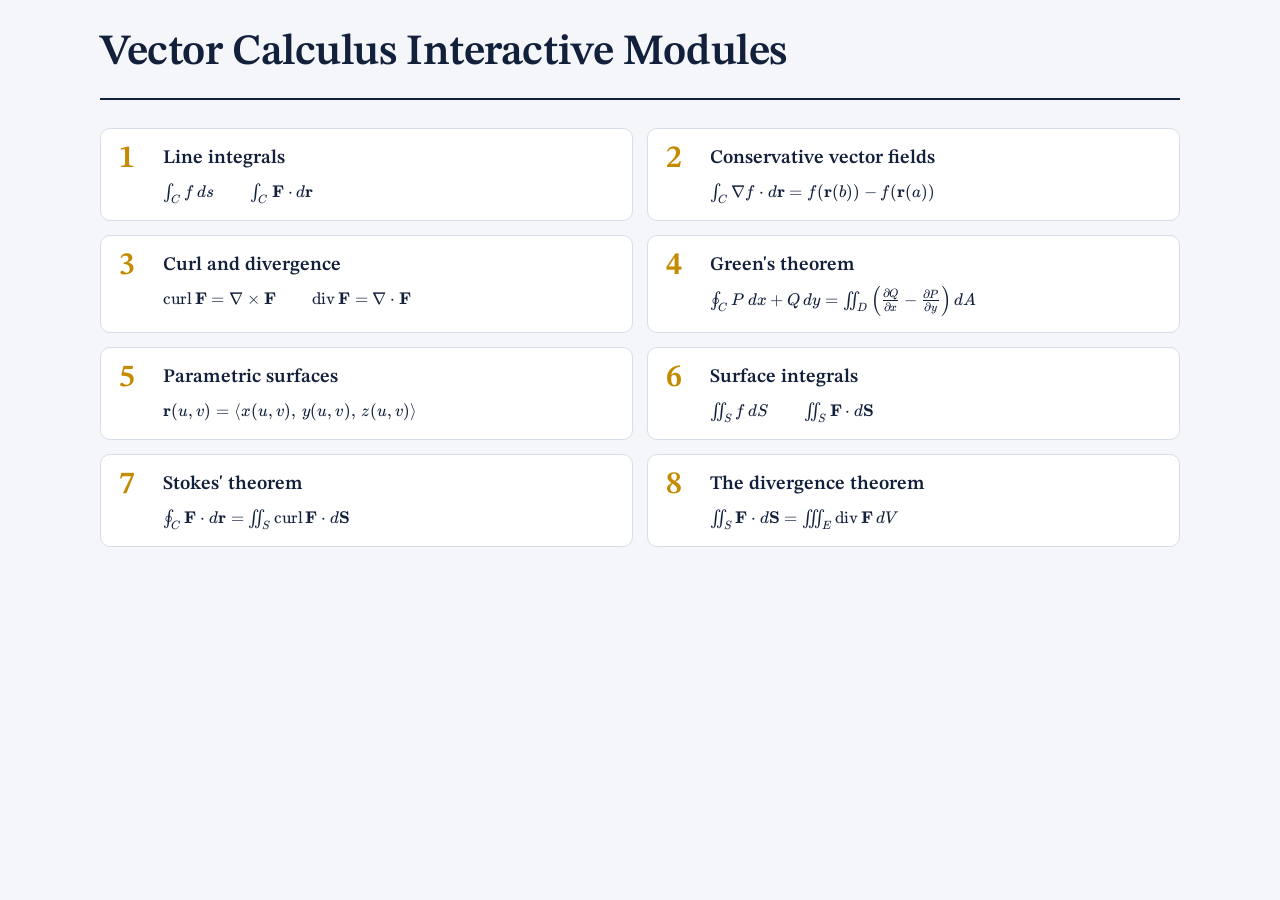
<file: Lab/index.html>
<!DOCTYPE html>
<html lang="en">
<head>
<meta charset="utf-8">
<meta name="viewport" content="width=device-width, initial-scale=1">
<title>Vector Calculus Interactive Modules</title>
<link rel="preconnect" href="https://fonts.googleapis.com">
<link rel="stylesheet" href="https://fonts.googleapis.com/css2?family=IBM+Plex+Mono:wght@500;600&family=IBM+Plex+Sans:wght@400;500;600&family=STIX+Two+Text:ital,wght@0,400;0,600;1,400&display=swap">
<link rel="stylesheet" href="katex/katex.min.css">
<link rel="stylesheet" href="app.css">
</head>
<body>
<main id="app"></main>
<script src="katex/katex.min.js"></script>
<script src="core.js"></script>
<script src="m2d.js"></script>
<script src="m3d.js"></script>
<script>VC.start();</script>
</body>
</html>
</file>
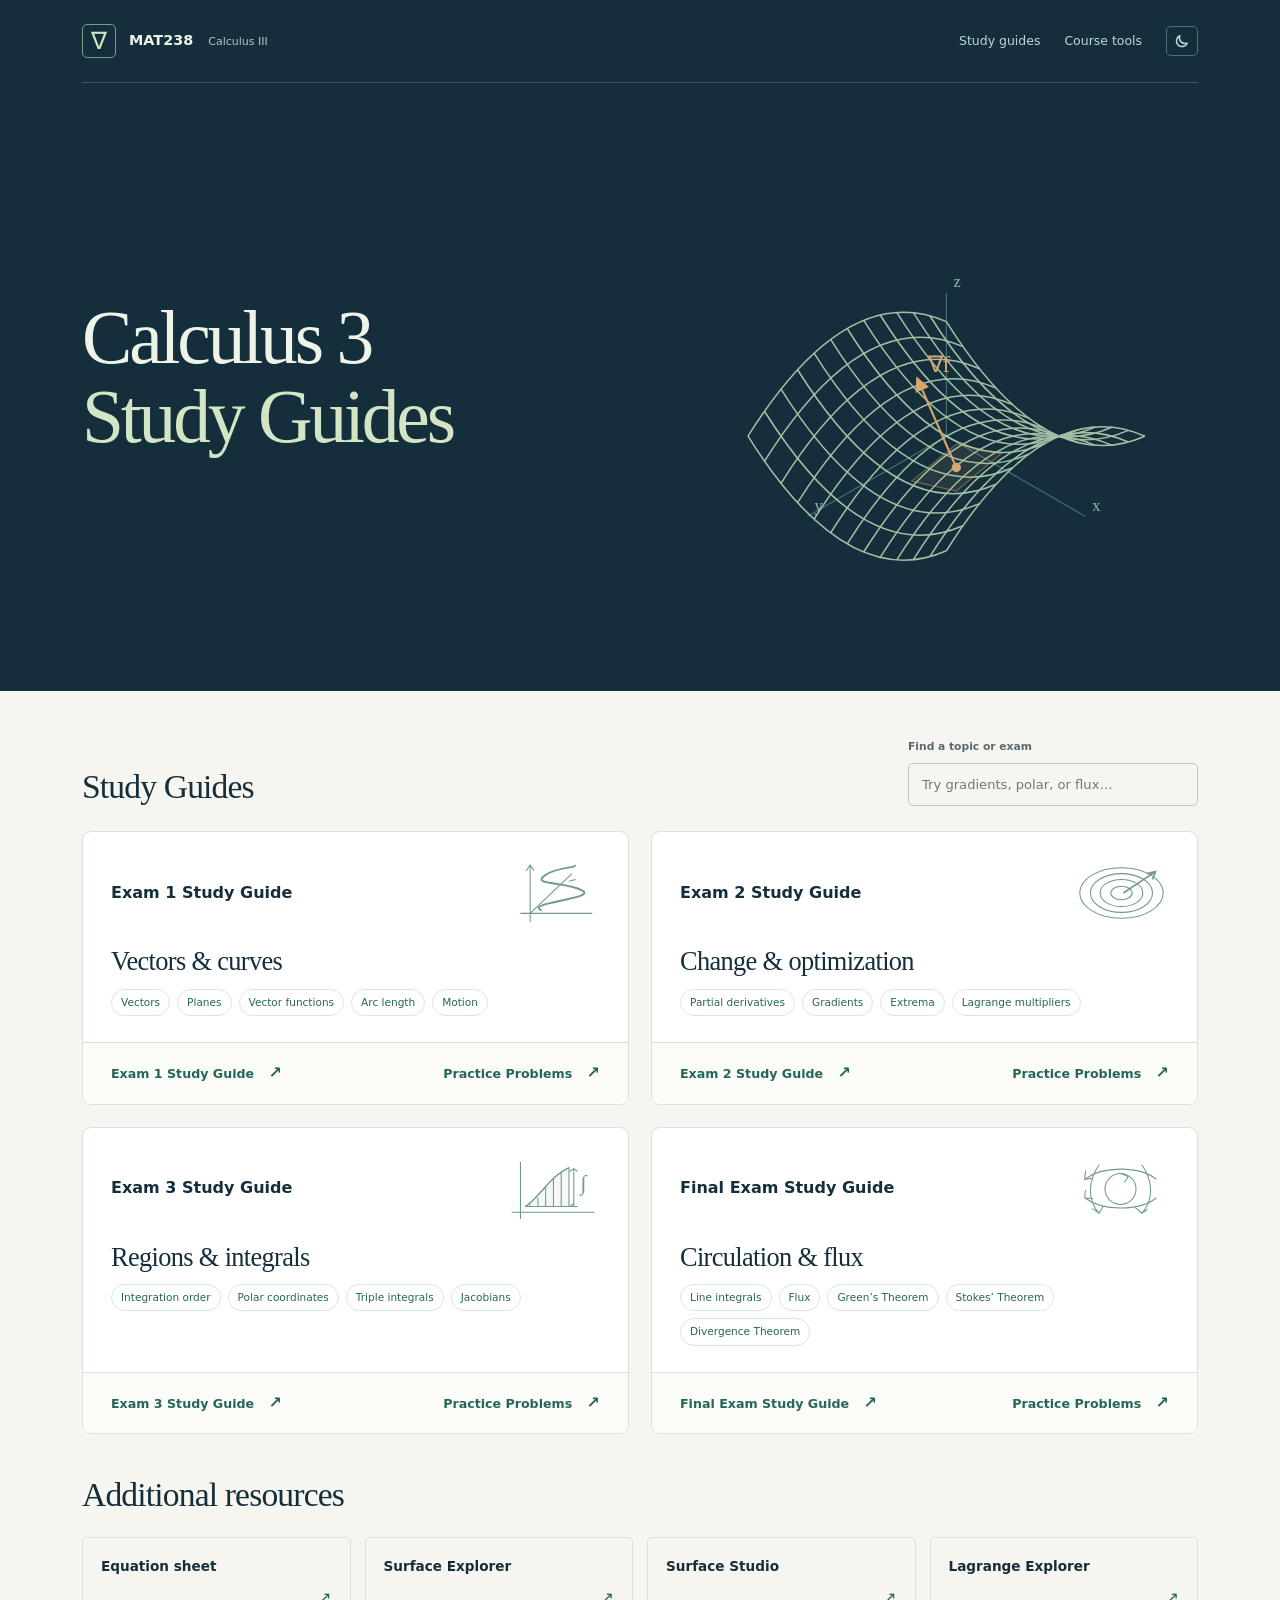
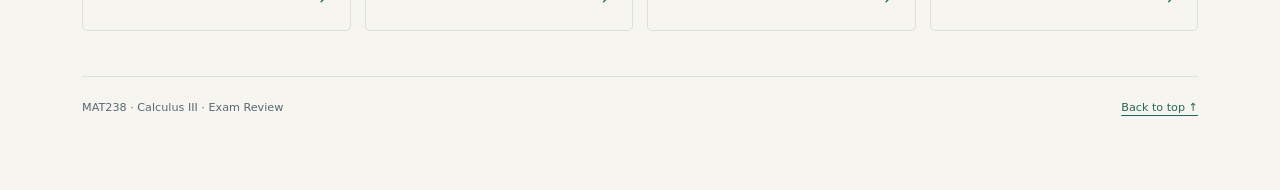
<file: study-guides/index.html>
<!doctype html>
<html lang="en">
<head>
  <meta charset="utf-8">
  <meta name="viewport" content="width=device-width,initial-scale=1">
  <meta name="description" content="MAT238 Calculus III study guides for Exams 1, 2, 3, and the Final Exam. Practice problems, diagrams, and worked solutions.">
  <title>Calculus 3 Study Guides · MAT238</title>
  <script>/* theme-sidebar-v1: apply saved theme and sidebar state before first paint */(function(){var d=document.documentElement,t=null,s=null;try{t=localStorage.getItem("mat238-sg:theme");s=localStorage.getItem("mat238-sg:sidebar");}catch(e){}if(t!=="dark"&&t!=="light")t=window.matchMedia&&matchMedia("(prefers-color-scheme: dark)").matches?"dark":"light";d.setAttribute("data-theme",t);if(s==="collapsed")d.classList.add("sb-collapsed");})();</script>
  <style>
    :root{--ink:#142e3c;--paper:#f7f5ef;--green:#256658;--muted:#566a74;--line:#d8e1dc;--orange:#af512b;--sans:system-ui,-apple-system,'Segoe UI',sans-serif;--serif:Georgia,'Times New Roman',serif}*{box-sizing:border-box}html{scroll-behavior:smooth;scroll-padding-top:24px}body{margin:0;background:var(--paper);color:var(--ink);font:16px/1.65 var(--sans)}a{color:inherit;text-underline-offset:4px}button,input{font:inherit}button,a{touch-action:manipulation}a:focus-visible,button:focus-visible,input:focus-visible{outline:3px solid #cc784a;outline-offset:5px;border-radius:3px}.skip{position:fixed;top:-70px;left:20px;z-index:5;background:#fff;padding:10px}.skip:focus{top:15px}[hidden]{display:none!important}.wrap{max-width:1200px;margin:auto;padding:0 42px}.top{background:var(--ink);color:#eef4e8}.nav{display:flex;align-items:center;justify-content:space-between;border-bottom:1px solid #3d5661;padding:24px 0;gap:20px}.brand{display:flex;gap:13px;align-items:center;text-decoration:none;font-size:.9rem;font-weight:650}.mark{display:grid;place-items:center;width:34px;height:34px;border:1px solid #799b8c;border-radius:5px;font:24px var(--serif);color:#d2e5c7}.brand small{font-size:.69rem;color:#b4c7c9;font-weight:400;margin-left:10px}.nav-links{display:flex;gap:24px;font-size:.78rem}.nav-links a{text-decoration:none;color:#c3d6d4}.nav-links a:hover{color:#fff}.hero{display:grid;grid-template-columns:1.15fr 1fr;gap:35px;align-items:center;padding:67px 0 62px}.eyebrow{margin:0 0 21px;font-size:.69rem;text-transform:uppercase;letter-spacing:.19em;font-weight:700;color:#b8d0bd}.hero h1{font:normal clamp(3rem,5.9vw,5.1rem)/1.05 var(--serif);letter-spacing:-.042em;margin:0 0 25px}.hero h1 em{font-style:normal;color:#d4e5c6}.hero p.description{color:#c3d1d5;max-width:495px;margin:0 0 28px;font-size:.97rem}.hero-meta{display:flex;gap:25px;font-size:.75rem;color:#bbcecb}.hero-meta strong{color:white;font-size:.87rem;margin-right:5px}.hero-visual{margin:0;min-width:0;position:relative;aspect-ratio:1.05}.hero-visual svg{width:100%;height:100%;display:block}.visual-caption{position:absolute;bottom:5px;left:30px;color:#aac4ba;font-size:.64rem;letter-spacing:.11em;text-transform:uppercase}.hero-cta{display:inline-flex;gap:22px;align-items:center;background:#d4e5c6;color:var(--ink);text-decoration:none;padding:11px 18px;border-radius:4px;font-size:.82rem;font-weight:700;margin-top:27px}.hero-cta:hover{background:#edf5e7}.main{padding-top:47px;padding-bottom:50px}.section-head{display:flex;gap:20px;justify-content:space-between;align-items:end;margin-bottom:25px}.kicker{color:var(--orange);font-size:.66rem;letter-spacing:.16em;text-transform:uppercase;font-weight:800;margin:0 0 8px}.section-head h2,.toolbox h2{font:normal 2.1rem/1.15 var(--serif);letter-spacing:-.025em;margin:0}.section-head .intro{color:var(--muted);font-size:.86rem;margin:12px 0 0}.search{width:290px;flex-shrink:0}.search label{display:block;font-size:.67rem;font-weight:650;color:var(--muted);margin-bottom:7px}.search-line{display:flex;position:relative;gap:8px}.search input{width:100%;background:transparent;border:1px solid #bccbc5;border-radius:5px;padding:10px 36px 10px 13px;color:var(--ink);font-size:.82rem}.search button{position:absolute;right:7px;top:8px;background:none;border:0;cursor:pointer;color:var(--muted);font-size:18px}.search-result{font-size:.77rem;color:var(--muted);margin:12px 0}.guide-grid{display:grid;grid-template-columns:repeat(2,minmax(0,1fr));gap:22px}.guide{position:relative;border:1px solid var(--line);background:#fff;border-radius:9px;overflow:hidden;display:flex;flex-direction:column;transition:border-color .15s}.guide:hover{border-color:#8eafa1}.card-top{padding:27px 28px 20px;display:flex;align-items:center;justify-content:space-between;gap:15px;min-height:104px}.card-title{font-size:1rem;font-weight:700;line-height:1.4;margin:0}.toolbox{margin-top:42px}.card-body h3{font-size:1.45rem}.card-meta{font-size:.65rem;letter-spacing:.1em;text-transform:uppercase;color:var(--muted);font-weight:700}.card-number{font:normal 2.9rem/1 var(--serif);letter-spacing:-.05em;color:var(--green);margin-top:6px}.card-icon{height:68px;width:97px;color:#719b88}.card-icon svg{height:100%;width:100%}.card-body{padding:0 28px 26px;flex:1}.card-body h3{font:normal 1.65rem/1.12 var(--serif);letter-spacing:-.025em;margin:0 0 12px;max-width:350px}.card-body p{color:var(--muted);font-size:.83rem;margin:0 0 18px;max-width:390px}.topic-links{display:flex;flex-wrap:wrap;gap:7px}.topic-links a{font-size:.66rem;text-decoration:none;border:1px solid #dbe5df;padding:4px 9px;border-radius:20px;color:var(--green)}.topic-links a:hover{background:#eaf2ed}.card-bottom{border-top:1px solid var(--line);padding:17px 28px;display:flex;flex-wrap:wrap;align-items:center;justify-content:space-between;gap:15px;background:#fbfcf8}.card-bottom>span{font-size:.7rem;color:var(--muted)}.card-bottom>a{font-size:.79rem;text-decoration:none;font-weight:700;color:var(--green);white-space:nowrap}.card-bottom>a span{margin-left:10px;font-size:1rem}.final{background:var(--ink);color:#edf4e8;border-color:var(--ink)}.final .card-number{color:#d4e5c6;font-size:2.45rem}.final .card-meta,.final .card-body p{color:#bfd0d3}.final .card-icon{color:#8eb9a2}.final .topic-links a{border-color:#516f70;color:#d5e5d2}.final .topic-links a:hover{background:#264753}.final .card-bottom{background:#1a3746;border-color:#3d5661}.final .card-bottom>span{color:#c1d2d1}.final .card-bottom>a{color:#d4e5c6}.study-rhythm{margin:40px 0 46px;display:grid;grid-template-columns:repeat(3,1fr);gap:25px;border-top:1px solid var(--line);border-bottom:1px solid var(--line);padding:23px 0}.study-rhythm .step{display:flex;gap:12px}.step-number{font:.8rem var(--serif);color:var(--orange);padding-top:4px}.step strong{font-size:.83rem}.step p{font-size:.76rem;line-height:1.6;color:var(--muted);margin:5px 0 0}.tools-top{display:flex;justify-content:space-between;align-items:end;gap:20px;margin-bottom:22px}.tools-top p{font-size:.81rem;color:var(--muted);margin:0}.tool-grid{display:grid;grid-template-columns:repeat(4,1fr);gap:14px}.tool{border:1px solid var(--line);padding:19px 18px;border-radius:5px;text-decoration:none;display:flex;flex-direction:column;gap:9px}.tool:hover{border-color:#8ca994;background:#f0f3ec}.tool .tool-type{font-size:.6rem;text-transform:uppercase;letter-spacing:.1em;color:var(--orange);font-weight:700}.tool strong{font-size:.85rem;line-height:1.4}.tool .tool-caption{font-size:.71rem;color:var(--muted)}.tool .arrow{align-self:flex-end;color:var(--green)}footer{border-top:1px solid var(--line);padding:22px 0;display:flex;justify-content:space-between;gap:20px;font-size:.7rem;color:var(--muted);margin-top:45px}.no-matches{border:1px dashed #b6c8be;border-radius:7px;padding:30px;color:var(--muted);font-size:.9rem}.footer-link{color:var(--green)}
    @media(max-width:950px){.wrap{padding:0 28px}.hero{gap:15px}.section-head{align-items:start}.search{width:240px}.tool-grid{grid-template-columns:repeat(2,1fr)}}
    @media(max-width:680px){.wrap{padding:0 20px}.nav{padding:20px 0}.brand small{display:none}.nav-links{gap:16px}.hero{grid-template-columns:1fr;padding:40px 0 30px;gap:15px}.hero h1{font-size:3.6rem}.hero-visual{max-width:350px;width:85%;margin:0 auto;aspect-ratio:1.7;overflow:hidden}.hero-visual svg{transform:translateY(-25px);height:260px}.visual-caption{bottom:0;left:50px;font-size:.56rem}.hero-meta{gap:18px}.section-head{display:block}.search{width:100%;margin-top:23px}.main{padding-top:34px}.guide-grid{grid-template-columns:1fr;gap:18px}.card-top{padding:23px 24px 18px}.card-body{padding:0 24px 23px}.card-bottom{padding:16px 24px}.study-rhythm{grid-template-columns:1fr;gap:17px;margin:32px 0}.tools-top{display:block}.tools-top p{margin-top:12px}.tool-grid{gap:11px}.tool{padding:15px}.toolbox h2,.section-head h2{font-size:1.9rem}footer{display:block}footer a{display:inline-block;margin-top:10px}}
    @media(max-width:680px){.visual-caption{display:none}}
    @media(prefers-reduced-motion:reduce){html{scroll-behavior:auto}.guide{transition:none}}

    /* theme-sidebar-v1: light/dark theme + collapsible sidebar */
    .side-btn{display:inline-grid;place-items:center;width:32px;height:30px;padding:0;border:1px solid #b9cac3;border-radius:5px;background:var(--white,#fff);color:var(--green)}.side-btn:hover{background:var(--pale,#eaf2ed)}.side-btn svg{width:16px;height:16px;display:block}.side-btn .i-sun{display:none}:root[data-theme="dark"] .side-btn .i-sun{display:block}:root[data-theme="dark"] .side-btn .i-moon{display:none}
    .nav-right{display:flex;align-items:center;gap:24px}
    .nav .side-btn{background:transparent;border-color:#52717a;color:#c3d6d4}.nav .side-btn:hover{background:#264753;color:#fff}
    @media(max-width:680px){.nav-right{gap:16px}}
    @media screen{
      :root[data-theme="dark"]{--ink:#e3ebe7;--paper:#0f1b21;--green:#7fc7b0;--muted:#9fb2b6;--line:#2b3f48;--orange:#eb9a72;color-scheme:dark}
      :root[data-theme="dark"] .top{background:#0a151b}
      :root[data-theme="dark"] .skip{background:#162730;color:var(--ink)}
      :root[data-theme="dark"] .hero-cta{color:#142e3c}
      :root[data-theme="dark"] .guide{background:#162730}
      :root[data-theme="dark"] .guide:hover{border-color:#4f7366}
      :root[data-theme="dark"] .card-icon{color:#86b8a2}
      :root[data-theme="dark"] .card-bottom{background:#13232b}
      :root[data-theme="dark"] .topic-links a{border-color:var(--line)}
      :root[data-theme="dark"] .topic-links a:hover,:root[data-theme="dark"] .tool:hover{background:#1c3632}
      :root[data-theme="dark"] .tool:hover{border-color:#4f7366}
      :root[data-theme="dark"] .final{background:#0a151b;border-color:var(--line)}
      :root[data-theme="dark"] .final .card-bottom{background:#0d1d25;border-color:var(--line)}
      :root[data-theme="dark"] .search input,:root[data-theme="dark"] .no-matches{border-color:#3c535d}
    }
  </style>
</head>
<body id="top">
  <a href="#guides" class="skip">Skip to study guides</a>
  <div class="top"><div class="wrap">
    <header class="nav"><a href="index.html" class="brand"><span class="mark" aria-hidden="true">∇</span><span>MAT238 <small>Calculus III</small></span></a><div class="nav-right"><nav class="nav-links" aria-label="Main navigation"><a href="#guides">Study guides</a><a href="#toolbox">Course tools</a></nav><button type="button" class="side-btn" data-theme-toggle title="Switch light / dark" aria-label="Switch light or dark theme"><svg class="i-moon" viewBox="0 0 16 16" aria-hidden="true"><path d="M13.2 10.1A5.6 5.6 0 0 1 5.9 2.8a5.6 5.6 0 1 0 7.3 7.3Z" fill="none" stroke="currentColor" stroke-width="1.5" stroke-linejoin="round"/></svg><svg class="i-sun" viewBox="0 0 16 16" aria-hidden="true"><circle cx="8" cy="8" r="3" fill="none" stroke="currentColor" stroke-width="1.5"/><path d="M8 1.2v1.6M8 13.2v1.6M1.2 8h1.6M13.2 8h1.6M3.2 3.2l1.1 1.1M11.7 11.7l1.1 1.1M3.2 12.8l1.1-1.1M11.7 4.3l1.1-1.1" stroke="currentColor" stroke-width="1.5" stroke-linecap="round"/></svg></button></div></header>
    <section class="hero" aria-labelledby="page-title"><div><h1 id="page-title">Calculus 3<br><em>Study Guides</em></h1></div>
      <figure class="hero-visual" aria-hidden="true"><!-- Surface f=z-0.22(x²-y²)=0. At P=(0.7,0.5,0.0528), ∇f=(-0.308,0.22,1); its dot products with both surface tangents (1,0,0.308) and (0,1,-0.22) are zero. Mesh, tangent plane, and arrow use the same orthographic projection. --><svg viewBox="0 0 430 360" fill="none"><defs><marker id="normal-arrow" viewBox="0 0 10 10" refX="9" refY="5" markerWidth="7" markerHeight="7" orient="auto-start-reverse"><path d="M0 0L10 5L0 10" fill="#d6a66e"/></marker></defs><g stroke="#486d75" stroke-width="1"><path d="M215.00,220.00L333.79,288.59"/><text x="339.79" y="283.59" fill="#95b5af" stroke="none" font-size="14" font-family="Georgia,serif">x</text><path d="M215.00,220.00L96.21,288.59"/><text x="102.21" y="283.59" fill="#95b5af" stroke="none" font-size="14" font-family="Georgia,serif">y</text><path d="M215.00,220.00L215.00,97.53"/><text x="221.00" y="92.53" fill="#95b5af" stroke="none" font-size="14" font-family="Georgia,serif">z</text></g><g stroke="#b1d1b0" stroke-width="1.3" opacity=".9"><path d="M215.00,122.02Q299.85,257.23 384.71,220.00"/><path d="M215.00,122.02Q130.16,84.79 45.29,220.00"/><path d="M200.86,117.01Q285.71,252.22 370.56,214.99"/><path d="M229.14,143.36Q144.29,106.13 59.44,241.34"/><path d="M186.72,114.40Q271.57,249.61 356.42,212.38"/><path d="M243.28,162.30Q158.43,125.07 73.58,260.28"/><path d="M172.57,114.18Q257.44,249.39 342.28,212.16"/><path d="M257.43,178.85Q172.56,141.62 87.72,276.83"/><path d="M158.43,116.36Q243.28,251.57 328.14,214.34"/><path d="M271.57,193.00Q186.72,155.77 101.86,290.98"/><path d="M144.29,120.93Q229.14,256.14 313.99,218.91"/><path d="M285.71,204.76Q200.86,167.53 116.01,302.74"/><path d="M130.15,127.90Q215.00,263.11 299.85,225.88"/><path d="M299.85,214.12Q215.00,176.89 130.15,312.10"/><path d="M116.01,137.26Q200.86,272.47 285.71,235.24"/><path d="M313.99,221.09Q229.14,183.86 144.29,319.07"/><path d="M101.86,149.02Q186.72,284.23 271.57,247.00"/><path d="M328.14,225.66Q243.28,188.43 158.43,323.64"/><path d="M87.72,163.17Q172.56,298.38 257.43,261.15"/><path d="M342.28,227.84Q257.44,190.61 172.57,325.82"/><path d="M73.58,179.72Q158.43,314.93 243.28,277.70"/><path d="M356.42,227.62Q271.57,190.39 186.72,325.60"/><path d="M59.44,198.66Q144.29,333.87 229.14,296.64"/><path d="M370.56,225.01Q285.71,187.78 200.86,322.99"/><path d="M45.29,220.00Q130.16,355.21 215.00,317.98"/><path d="M384.71,220.00Q299.85,182.77 215.00,317.98"/></g><polygon points="223.49,226.70 261.67,235.17 223.49,266.91 185.30,258.45" fill="#d6a66e" fill-opacity=".10" stroke="#d6a66e" stroke-opacity=".45"/><circle cx="223.49" cy="246.81" r="4" fill="#d6a66e"/><path d="M223.49,246.81L189.88,170.09" stroke="#d6a66e" stroke-width="1.8" marker-end="url(#normal-arrow)"/><text x="198.88" y="165.09" font-size="20" fill="#d6a66e" font-family="Georgia,serif">∇f</text></svg></figure>
    </section>
  </div></div>
  <main class="wrap main">
    <section id="guides" aria-labelledby="guides-title"><div class="section-head"><div><h2 id="guides-title">Study Guides</h2></div><div class="search" id="topic-search" hidden><label for="search">Find a topic or exam</label><div class="search-line"><input type="search" id="search" placeholder="Try gradients, polar, or flux…" autocomplete="off"><button type="button" id="clear-search" aria-label="Clear search" hidden>×</button></div></div></div><p id="search-result" class="search-result" role="status" hidden></p>
      <div class="guide-grid" id="guide-grid">
        <article class="guide" data-search="exam 1 practice problems multiple select chapter 2 3 vector geometry vector functions lines planes cross dot products velocity acceleration arc length tangent quadric">
          <div class="card-top"><h3 class="card-title">Exam 1 Study Guide</h3><div class="card-icon" aria-hidden="true"><svg viewBox="0 0 100 70" fill="none" stroke="currentColor" stroke-width="1.1"><path d="M18 56h74M28 65V6M28 56 71 15"/><path d="M40 53c-20-8 60-12 41-21S29 27 43 17 76 10 74 6" stroke-width="2"/><path d="m28 6-4 6m4-6 4 6m43 9-7 2"/></svg></div></div><div class="card-body"><h3>Vectors &amp; curves</h3><div class="topic-links"><a href="exam-1.html#vectors">Vectors</a><a href="exam-1.html#planes">Planes</a><a href="exam-1.html#functions">Vector functions</a><a href="exam-1.html#motion">Arc length</a><a href="exam-1.html#particle-motion">Motion</a></div></div><div class="card-bottom"><a href="exam-1.html">Exam 1 Study Guide <span aria-hidden="true">↗</span></a><a href="exam-1-practice.html">Practice Problems <span aria-hidden="true">↗</span></a></div>
        </article>
        <article class="guide" data-search="exam 2 practice problems multiple select chapter 4 multivariable differentiation functions several variables domains limits continuity partial derivatives gradients chain rule tangent plane directional derivative linear approximation optimization lagrange extrema">
          <div class="card-top"><h3 class="card-title">Exam 2 Study Guide</h3><div class="card-icon" aria-hidden="true"><svg viewBox="0 0 100 70" fill="none" stroke="currentColor" stroke-width="1.1"><ellipse cx="51" cy="35" rx="43" ry="26"/><ellipse cx="51" cy="35" rx="32" ry="20"/><ellipse cx="51" cy="35" rx="22" ry="14"/><ellipse cx="51" cy="35" rx="11" ry="7"/><path d="M53 35 86 13m-9 2 9-2-3 8" stroke-width="1.7"/></svg></div></div><div class="card-body"><h3>Change &amp; optimization</h3><div class="topic-links"><a href="exam-2.html#partials">Partial derivatives</a><a href="exam-2.html#gradients">Gradients</a><a href="exam-2.html#extrema">Extrema</a><a href="exam-2.html#lagrange">Lagrange multipliers</a></div></div><div class="card-bottom"><a href="exam-2.html">Exam 2 Study Guide <span aria-hidden="true">↗</span></a><a href="exam-2-practice.html">Practice Problems <span aria-hidden="true">↗</span></a></div>
        </article>
        <article class="guide" data-search="exam 3 practice problems multiple select chapter 5 multiple integrals double triple riemann sums regions order integration polar cylindrical spherical coordinates mass density average value jacobian transformations">
          <div class="card-top"><h3 class="card-title">Exam 3 Study Guide</h3><div class="card-icon" aria-hidden="true"><svg viewBox="0 0 100 70" fill="none" stroke="currentColor" stroke-width="1.1"><path d="M9 59h85M18 66V7"/><path d="M23 53C35 47 49 21 68 13v40H23Z" fill="currentColor" fill-opacity=".07"/><path d="M23 53C35 47 49 21 68 13M28 51v2m8-9v9m8-20v20m8-29v29m8-36v36M73 14v39m-4-36 4-3 4 3m-4 33-4 3 8 0"/><text x="80" y="36" font-size="22" stroke="none" fill="currentColor" font-family="Georgia,serif">∫</text></svg></div></div><div class="card-body"><h3>Regions &amp; integrals</h3><div class="topic-links"><a href="exam-3.html#order">Integration order</a><a href="exam-3.html#coordinates">Polar coordinates</a><a href="exam-3.html#triple">Triple integrals</a><a href="exam-3.html#jacobians">Jacobians</a></div></div><div class="card-bottom"><a href="exam-3.html">Exam 3 Study Guide <span aria-hidden="true">↗</span></a><a href="exam-3-practice.html">Practice Problems <span aria-hidden="true">↗</span></a></div>
        </article>
        <article class="guide" data-search="final exam practice problems multiple select chapter 6 vector calculus fields conservative potential divergence curl scalar vector line surface integrals circulation flux work green stokes divergence theorem">
          <div class="card-top"><h3 class="card-title">Final Exam Study Guide</h3><div class="card-icon" aria-hidden="true"><svg viewBox="0 0 100 70" fill="none" stroke="currentColor" stroke-width="1.1"><path d="M13 25c18-14 57-14 74 0M13 44c18 14 57 14 74 0M14 16l-1 9 9-1m-8 12-1 8 9 1M28 10c-12 17-12 37 0 50M72 10c12 17 12 37 0 50M21 55l7 5 4-7m33 1 7 6 6-4"/><circle cx="50" cy="35" r="16"/><path d="m50 19 8 3-4 6"/></svg></div></div><div class="card-body"><h3>Circulation &amp; flux</h3><div class="topic-links"><a href="final-exam.html#vector-lines">Line integrals</a><a href="final-exam.html#flux">Flux</a><a href="final-exam.html#green">Green’s Theorem</a><a href="final-exam.html#stokes">Stokes’ Theorem</a><a href="final-exam.html#divergence">Divergence Theorem</a></div></div><div class="card-bottom"><a href="final-exam.html">Final Exam Study Guide <span aria-hidden="true">↗</span></a><a href="final-exam-practice.html">Practice Problems <span aria-hidden="true">↗</span></a></div>
        </article>
      </div><div class="no-matches" id="no-matches" hidden>No guides match that topic. Try a broader term, such as “integrals” or “derivatives.”</div>
    </section>

    <section class="toolbox" id="toolbox" aria-labelledby="tools-title"><div class="tools-top"><div><h2 id="tools-title">Additional resources</h2></div></div><div class="tool-grid"><a class="tool" href="../MAT238_equationsheet.pdf"><strong>Equation sheet</strong><span class="arrow" aria-hidden="true">↗</span></a><a class="tool" href="../SurfaceExplorer.html"><strong>Surface Explorer</strong><span class="arrow" aria-hidden="true">↗</span></a><a class="tool" href="../SurfaceStudio.html"><strong>Surface Studio</strong><span class="arrow" aria-hidden="true">↗</span></a><a class="tool" href="../LagrangeExplorer.html"><strong>Lagrange Explorer</strong><span class="arrow" aria-hidden="true">↗</span></a></div></section>
    <footer><span>MAT238 · Calculus III · Exam Review</span><a href="#top" class="footer-link">Back to top ↑</a></footer>
  </main>
  <script>
    // Preserve bookmarked anchors from the former Exam 1 homepage.
    const legacyIds=['main','vectors','products','cross-products','planes','quadrics','functions','integration','motion','supplemental'];
    const anchor=location.hash.slice(1);
    if(/^problem-\d+$/.test(anchor)||legacyIds.includes(anchor))location.replace('exam-1.html'+location.hash);
    const input=document.getElementById('search');
    const cards=Array.from(document.querySelectorAll('.guide'));
    const clear=document.getElementById('clear-search');
    const result=document.getElementById('search-result');
    document.getElementById('topic-search').hidden=false;
    function filter(){const query=input.value.trim().toLowerCase();let count=0;cards.forEach(card=>{const match=query.split(/\s+/).every(term=>card.dataset.search.includes(term));card.hidden=!match;if(match)count++;});clear.hidden=!query;result.hidden=!query;result.textContent=count+' guide'+(count===1?'':'s')+' match'+(count===1?'es':'')+' your search.';document.getElementById('no-matches').hidden=count!==0;}
    input.addEventListener('input',filter);
    clear.addEventListener('click',()=>{input.value='';filter();input.focus();});
  </script>
  <script>/* theme-sidebar-v1 */(function(){
    var d=document.documentElement;
    function save(k,v){try{localStorage.setItem("mat238-sg:"+k,v);}catch(e){}}
    document.querySelectorAll("[data-theme-toggle]").forEach(function(b){b.addEventListener("click",function(){var n=d.getAttribute("data-theme")==="dark"?"light":"dark";d.setAttribute("data-theme",n);save("theme",n);});});
    var sb=document.querySelectorAll("[data-sidebar-toggle]");
    function paint(){var c=d.classList.contains("sb-collapsed");sb.forEach(function(b){b.setAttribute("aria-expanded",c?"false":"true");b.title=c?"Show topics":"Hide topics";b.setAttribute("aria-label",c?"Show topics sidebar":"Hide topics sidebar");});}
    sb.forEach(function(b){b.addEventListener("click",function(){d.classList.toggle("sb-collapsed");save("sidebar",d.classList.contains("sb-collapsed")?"collapsed":"open");paint();});});
    paint();
  })();</script>
</body>
</html>
</file>
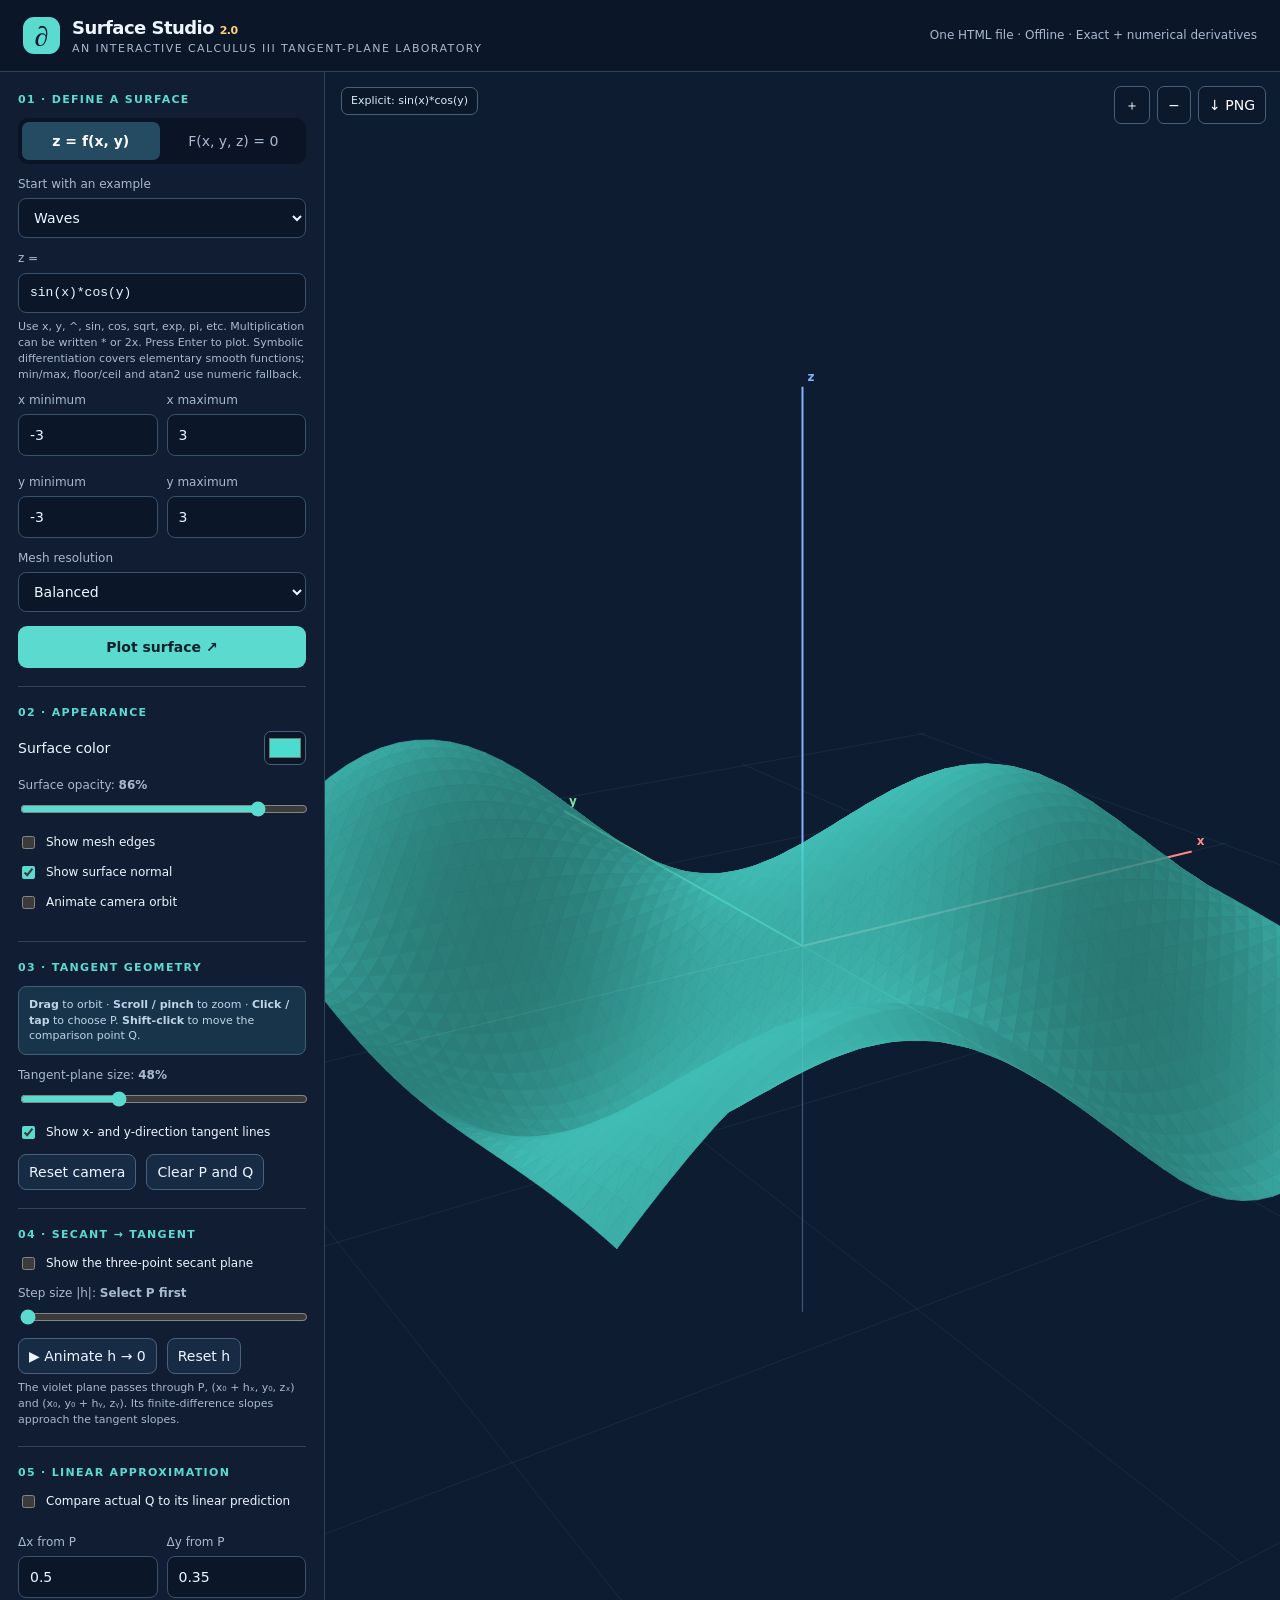
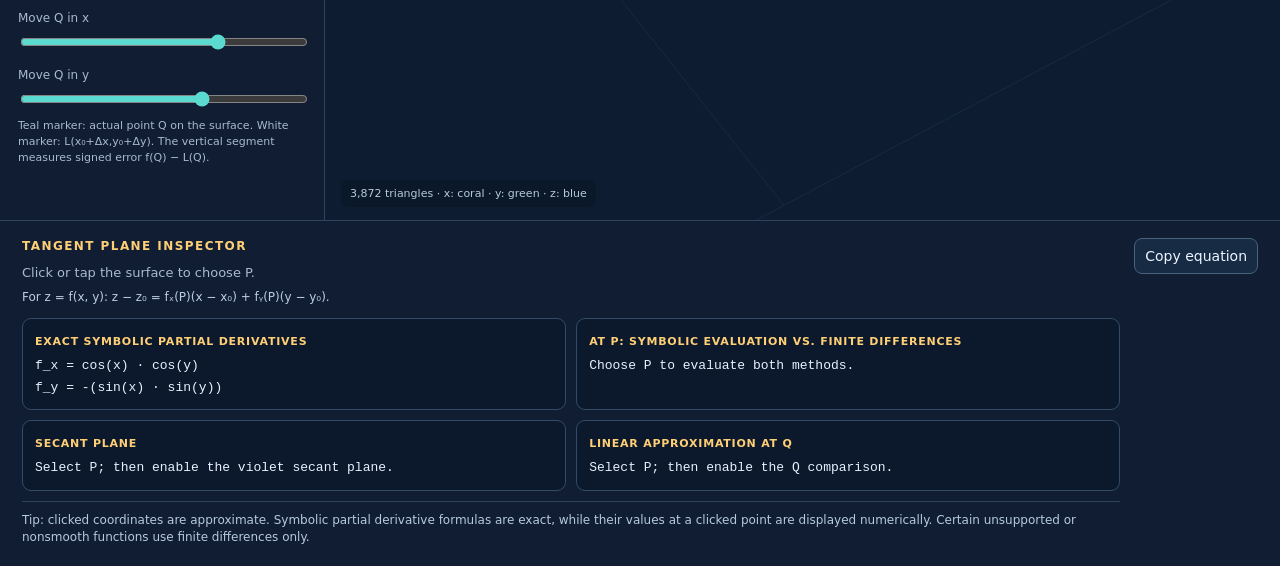
<file: calculus_3_surface_studio_v2.html>
<!doctype html>
<html lang="en">
<head>
<meta charset="utf-8">
<meta name="viewport" content="width=device-width, initial-scale=1">
<title>Surface Studio 2 | Calculus III</title>
<style>
:root{color-scheme:dark;--bg:#0b1323;--panel:#101d32;--panel2:#14233b;--line:#30435e;--ink:#edf5ff;--muted:#a9b9d0;--teal:#5bdad0;--gold:#ffcf75;--red:#ffa7a7}
*{box-sizing:border-box}html,body{margin:0;min-height:100%;background:var(--bg);color:var(--ink);font:14px/1.43 system-ui,-apple-system,Segoe UI,Arial,sans-serif}
button,input,select{font:inherit}button{cursor:pointer}.app{min-height:100vh;display:grid;grid-template-rows:auto 1fr auto}
header{padding:15px 23px;display:flex;align-items:center;justify-content:space-between;gap:15px;border-bottom:1px solid var(--line);background:#0b1728}
.brand{display:flex;align-items:center;gap:12px}.logo{width:37px;height:37px;display:grid;place-items:center;color:#071c27;background:var(--teal);font-family:Georgia,serif;font-style:italic;font-size:28px;border-radius:11px;font-weight:bold}.title{font-weight:760;font-size:18px;letter-spacing:-.03em}.subtitle{font-size:11px;color:var(--muted);letter-spacing:.13em;text-transform:uppercase}.header-tip{color:var(--muted);font-size:12px}
main{display:grid;grid-template-columns:minmax(275px,325px) minmax(0,1fr);min-height:520px}.sidebar{padding:18px;overflow:auto;border-right:1px solid var(--line);background:var(--panel)}.section-title{font-size:11px;letter-spacing:.12em;color:var(--teal);font-weight:750;text-transform:uppercase;margin:2px 0 10px}.section{border-bottom:1px solid var(--line);padding-bottom:18px;margin-bottom:18px}.section:last-child{border:0}.mode{display:grid;grid-template-columns:1fr 1fr;gap:5px;padding:4px;background:#0a1425;border-radius:10px}.mode button{border:0;border-radius:7px;padding:9px 5px;color:var(--muted);background:transparent}.mode button.active{background:#254b62;color:white;font-weight:700}.label{display:block;color:var(--muted);font-size:12px;margin:12px 0 5px}input[type=text],input[type=number],select{background:#0b1728;border:1px solid #38516d;color:var(--ink);border-radius:8px;padding:10px 11px;width:100%;min-width:0;outline:none}input:focus,select:focus{border-color:var(--teal);box-shadow:0 0 0 2px #5bdad029}.formula{font-family:Consolas,Monaco,monospace;font-size:13px}.helper{color:var(--muted);font-size:11px;margin:6px 0 0;line-height:1.45}.row{display:flex;align-items:center;gap:10px}.row>*{min-width:0}.row.spaced{justify-content:space-between}.range-grid{display:grid;grid-template-columns:1fr 1fr;gap:9px}.range-grid .label{margin-top:9px}.primary{width:100%;border:0;border-radius:9px;padding:11px 12px;margin-top:14px;color:#08212a;font-weight:800;background:var(--teal)}.primary:hover{background:#90f2e7}.sm-btn{border:1px solid #49617d;color:var(--ink);padding:7px 10px;border-radius:8px;background:#172b45}.sm-btn:hover{background:#274460}.color{width:42px;height:34px;padding:2px;border:1px solid #49617d;border-radius:7px;background:#0b1728}.slider{width:100%;accent-color:var(--teal)}.check{display:flex;align-items:center;gap:8px;margin:11px 0;color:var(--ink);font-size:12px}.check input{accent-color:var(--teal)}.note{padding:10px;border:1px solid #426073;border-radius:8px;color:#bfd4e5;background:#18344b;font-size:11px}
.stage{position:relative;min-height:550px;overflow:hidden;background:radial-gradient(ellipse at 50% 40%,#233854 0%,#0d1a2e 64%,#091322 100%)}canvas{display:block;width:100%;height:100%;touch-action:none;cursor:grab}canvas:active{cursor:grabbing}.stage-top{position:absolute;left:16px;top:15px;pointer-events:none}.stage-pill{display:inline-block;border:1px solid #48617b;background:#0b1728cc;color:#d8eafa;border-radius:7px;padding:5px 9px;font-size:11px}.stage-bottom{position:absolute;left:16px;bottom:13px;color:#b7c9d9;font-size:11px;pointer-events:none;background:#0b1728b8;padding:6px 9px;border-radius:7px}.stage-actions{position:absolute;right:14px;top:14px;display:flex;gap:7px}.stage-actions button{background:#0c192cda;border:1px solid #47607a;border-radius:7px;color:white;padding:8px 10px}.stage-actions button:hover{background:#27415b}.message{position:absolute;top:58px;left:50%;transform:translateX(-50%);max-width:90%;color:#ffe0e0;background:#5b2735e8;border:1px solid #ba6476;padding:9px 13px;border-radius:9px;font-size:12px;display:none;z-index:2}.message.show{display:block}
.results{border-top:1px solid var(--line);padding:17px 22px 20px;display:grid;grid-template-columns:minmax(0,1fr) auto;gap:14px;align-items:start;background:#101d32;min-height:127px}.results h2{font-size:12px;color:var(--gold);letter-spacing:.12em;text-transform:uppercase;margin:0 0 8px}.equation{font-family:Cambria,Georgia,'Times New Roman',serif;font-size:20px;overflow-wrap:anywhere;margin:5px 0}.details{color:#bdcde0;font-size:12px;margin-top:7px}.placeholder{color:#a9bbd0;font-size:13px}.muted{color:var(--muted)}.results button{align-self:start}.feature-grid{display:grid;grid-template-columns:repeat(2,minmax(0,1fr));gap:10px;margin-top:12px}.readout{border:1px solid #324b66;background:#0c192d;border-radius:9px;padding:11px 12px;min-width:0}.readout b{color:var(--gold);font-size:11px;letter-spacing:.07em;text-transform:uppercase}.readout .mono{font:13px/1.65 Consolas,Monaco,monospace;white-space:pre-wrap;overflow-wrap:anywhere;margin-top:5px;color:#e7f1ff}.readout .helper{margin-top:4px}.inline-values{display:grid;grid-template-columns:1fr 1fr;gap:9px}.inline-values input{width:100%}.accent-line{border-left:3px solid #c28afe;padding-left:9px}.disabled-feature{opacity:.6}.student-tip{border-top:1px solid #30435e;padding-top:10px;margin-top:10px;color:#b7cadc;font-size:12px}.hotkey{color:#8ea6bd;font-size:11px}footer{display:none}
@media(max-width:780px){.feature-grid{grid-template-columns:1fr}header{padding:11px 13px}.header-tip{display:none}main{grid-template-columns:1fr}.sidebar{border-right:0;border-bottom:1px solid var(--line);padding:14px;display:grid;grid-template-columns:1fr 1fr;gap:14px}.sidebar .section{margin:0;padding:0 0 12px}.sidebar .section:first-child{grid-column:1/-1}.stage{height:58vh;min-height:390px}.results{padding:15px;grid-template-columns:1fr}.results button{justify-self:start}.equation{font-size:17px}}
@media(max-width:500px){.sidebar{display:block}.sidebar .section{margin-bottom:13px;padding-bottom:13px}.stage{height:55vh;min-height:350px}.stage-bottom{font-size:10px;max-width:calc(100% - 32px)}.stage-actions{gap:4px}.stage-actions button{padding:6px 8px}}
</style>
</head>
<body>
<div class="app">
<header><div class="brand"><div class="logo">∂</div><div><div class="title">Surface Studio <span style="font-size:11px;color:var(--gold)">2.0</span></div><div class="subtitle">An interactive Calculus III tangent-plane laboratory</div></div></div><div class="header-tip">One HTML file · Offline · Exact + numerical derivatives</div></header>
<main>
<aside class="sidebar">
  <div class="section"><div class="section-title">01 · Define a surface</div>
    <div class="mode"><button id="explicitBtn" class="active" type="button" aria-pressed="true">z = f(x, y)</button><button id="implicitBtn" type="button" aria-pressed="false">F(x, y, z) = 0</button></div>
    <label class="label" for="preset">Start with an example</label><select id="preset"></select>
    <label class="label" id="formulaLabel" for="formula">z =</label><input id="formula" class="formula" type="text" spellcheck="false" autocomplete="off" value="sin(x)*cos(y)" aria-label="Surface formula"><p class="helper" id="formulaHelp">Use x, y, ^, sin, cos, sqrt, exp, pi, etc. Multiplication can be written * or 2x. Press Enter to plot. Symbolic differentiation covers elementary smooth functions; min/max, floor/ceil and atan2 use numeric fallback.</p>
    <div id="explicitRanges"><div class="range-grid"><div><label class="label" for="xMin">x minimum</label><input id="xMin" type="number" value="-3" step=".5"></div><div><label class="label" for="xMax">x maximum</label><input id="xMax" type="number" value="3" step=".5"></div><div><label class="label" for="yMin">y minimum</label><input id="yMin" type="number" value="-3" step=".5"></div><div><label class="label" for="yMax">y maximum</label><input id="yMax" type="number" value="3" step=".5"></div></div></div>
    <div id="implicitRange" hidden><label class="label" for="volume">Plot volume: −R to +R on all axes</label><div class="row"><input id="volume" type="range" min="0.8" max="6" step=".1" value="2.6" class="slider"><b id="volumeReadout">R = 2.6</b></div></div>
    <label class="label" for="quality">Mesh resolution</label><select id="quality"><option value="low">Fast</option><option value="normal" selected>Balanced</option><option value="high">Detailed (slower)</option></select>
    <button id="plotBtn" class="primary" type="button">Plot surface ↗</button>
  </div>
  <div class="section"><div class="section-title">02 · Appearance</div><div class="row spaced"><label for="surfaceColor">Surface color</label><input id="surfaceColor" class="color" type="color" value="#4bdccf"></div><label class="label" for="opacity">Surface opacity: <b id="opacityReadout">86%</b></label><input id="opacity" class="slider" type="range" min="10" max="100" step="1" value="86"><label class="check"><input id="wireframe" type="checkbox"> Show mesh edges</label><label class="check"><input id="showNormal" type="checkbox" checked> Show surface normal</label><label class="check"><input id="autoRotate" type="checkbox"> Animate camera orbit</label></div>
  <div class="section"><div class="section-title">03 · Tangent geometry</div>
    <div class="note"><b>Drag</b> to orbit · <b>Scroll / pinch</b> to zoom · <b>Click / tap</b> to choose P. <b>Shift-click</b> to move the comparison point Q.</div>
    <label class="label" for="planeSize">Tangent-plane size: <b id="planeSizeReadout">48%</b></label><input class="slider" id="planeSize" type="range" min="12" max="120" step="2" value="48">
    <label class="check"><input id="showTangents" type="checkbox" checked> Show x- and y-direction tangent lines</label>
    <div class="row" style="margin-top:12px"><button class="sm-btn" id="resetView" type="button">Reset camera</button><button class="sm-btn" id="clearPoint" type="button">Clear P and Q</button></div>
  </div>
  <div class="section"><div class="section-title">04 · Secant → tangent</div>
    <label class="check"><input id="showSecant" type="checkbox"> Show the three-point secant plane</label>
    <label class="label" for="secantH">Step size |h|: <b id="secantHReadout">Select P first</b></label><input class="slider" id="secantH" type="range" min="0" max="100" step="1" value="0">
    <div class="row" style="margin-top:8px"><button id="playSecant" class="sm-btn" type="button">▶ Animate h → 0</button><button id="resetSecant" class="sm-btn" type="button">Reset h</button></div>
    <p class="helper">The violet plane passes through P, (x₀ + hₓ, y₀, zₓ) and (x₀, y₀ + hᵧ, zᵧ). Its finite-difference slopes approach the tangent slopes.</p>
  </div>
  <div class="section"><div class="section-title">05 · Linear approximation</div>
    <label class="check"><input id="showLinear" type="checkbox"> Compare actual Q to its linear prediction</label>
    <div class="inline-values"><div><label class="label" for="deltaX">Δx from P</label><input id="deltaX" type="number" value="0.5" step="0.1"></div><div><label class="label" for="deltaY">Δy from P</label><input id="deltaY" type="number" value="0.35" step="0.1"></div></div>
    <label class="label" for="deltaXSlider">Move Q in x</label><input class="slider" type="range" min="-100" max="100" value="40" id="deltaXSlider"><label class="label" for="deltaYSlider">Move Q in y</label><input class="slider" type="range" min="-100" max="100" value="28" id="deltaYSlider">
    <p class="helper">Teal marker: actual point Q on the surface. White marker: L(x₀+Δx,y₀+Δy). The vertical segment measures signed error f(Q) − L(Q).</p>
  </div>
</aside>
<section class="stage" id="stage" aria-label="Interactive three-dimensional surface visualization"><canvas id="scene" tabindex="0" aria-label="Drag to rotate a three-dimensional surface; click to select a point"></canvas><div class="stage-top"><div id="plotLabel" class="stage-pill">z = sin(x) cos(y)</div></div><div class="stage-actions"><button type="button" id="zoomIn" aria-label="Zoom in" title="Zoom in">＋</button><button type="button" id="zoomOut" aria-label="Zoom out" title="Zoom out">−</button><button type="button" id="snapshot" title="Save canvas image">↓ PNG</button></div><div id="error" class="message" role="alert"></div><div class="stage-bottom"><span id="meshInfo">Preparing surface…</span> · x: coral · y: green · z: blue</div></section>
</main>
<section class="results" aria-live="polite"><div><h2>Tangent plane inspector</h2><div id="equation" class="placeholder">Select a point directly on the surface to display the tangent plane and its equation.</div><div id="details" class="details">For z = f(x, y), use z − z₀ = fₓ(P)(x − x₀) + fᵧ(P)(y − y₀).</div>
  <div class="feature-grid"><div class="readout"><b>Exact symbolic partial derivatives</b><div id="symbolic" class="mono muted">Select a smooth point. These derivatives are symbolic, not rounded finite differences.</div></div><div class="readout"><b>At P: symbolic evaluation vs. finite differences</b><div id="numeric" class="mono muted">Select a point to compare both methods.</div></div><div class="readout"><b>Secant plane</b><div id="secantDetails" class="mono muted">Enable the secant plane after selecting P.</div></div><div class="readout"><b>Linear approximation at Q</b><div id="linearDetails" class="mono muted">Enable the comparison after selecting P.</div></div></div>
  <div class="student-tip" id="mathNote">Tip: clicked coordinates are approximate. Symbolic partial derivative formulas are exact, while their values at a clicked point are displayed numerically. Certain unsupported or nonsmooth functions use finite differences only.</div></div><button id="copyEquation" class="sm-btn" type="button" disabled>Copy equation</button></section>
</div>
<script>
'use strict';
/* Standalone classroom demo: no dependencies, requests, eval, tracking or external assets. */
const $=id=>document.getElementById(id);
const presets={
 explicit:[
 {name:'Waves',formula:'sin(x)*cos(y)',bounds:[-3,3,-3,3]},
 {name:'Saddle',formula:'(x^2-y^2)/3',bounds:[-2.5,2.5,-2.5,2.5]},
 {name:'Elliptic paraboloid',formula:'(x^2+2*y^2)/4',bounds:[-2.3,2.3,-2.3,2.3]},
 {name:'Mixed partials',formula:'x*y/2',bounds:[-2.5,2.5,-2.5,2.5]},
 {name:'Gaussian hill',formula:'2*exp(-(x^2+y^2)/2)',bounds:[-3,3,-3,3]},
 {name:'Tilted plane',formula:'1+x/2-y/3',bounds:[-2.5,2.5,-2.5,2.5]},
 {name:'Custom formula',formula:null}
 ],
 implicit:[
 {name:'Sphere',formula:'x^2+y^2+z^2=4',r:2.6},
 {name:'Ellipsoid',formula:'x^2/4+y^2/2+z^2=1',r:2.5},
 {name:'Cone (singular at origin)',formula:'x^2+y^2-z^2=0',r:2.6},
 {name:'One-sheet hyperboloid',formula:'x^2+y^2-z^2=1',r:2.6},
 {name:'Torus',formula:'(sqrt(x^2+y^2)-1.5)^2+z^2=0.4^2',r:2.4},
 {name:'Custom formula',formula:null}
 ]
};
let mode='explicit',compiled=null,compiledAst=null,derivAst=null,triangles=[],point=null,plane=null,copyText='',viewRadius=3;
let tangentSlopes=null,secant=null,linear=null,secantPlaying=false,secantStarted=0,secantTime=6200;
let yaw=-.58,pitch=.38,distance=11,target=[0,0,0],spin=false,lastTime=0,scheduled=false,projectedTriangles=[];
let W=800,H=560,dpr=1;const canvas=$('scene'),ctx=canvas.getContext('2d',{alpha:false}),surfaceCanvas=document.createElement('canvas'),surfaceCtx=surfaceCanvas.getContext('2d');
const v=(x,y,z)=>[x,y,z], add=(a,b)=>[a[0]+b[0],a[1]+b[1],a[2]+b[2]],sub=(a,b)=>[a[0]-b[0],a[1]-b[1],a[2]-b[2]],mul=(a,t)=>[a[0]*t,a[1]*t,a[2]*t],dot=(a,b)=>a[0]*b[0]+a[1]*b[1]+a[2]*b[2],cross=(a,b)=>[a[1]*b[2]-a[2]*b[1],a[2]*b[0]-a[0]*b[2],a[0]*b[1]-a[1]*b[0]],norm=a=>Math.sqrt(dot(a,a)),unit=a=>mul(a,1/(norm(a)||1));
const fmt=x=>{if(Math.abs(x)<.00005)x=0;return Number(x.toFixed(3)).toString()};
function showError(message){$('error').textContent=message;$('error').classList.toggle('show',!!message)}
/* Whitelisted, recursive-descent expression parser. Supports optional multiplication, e.g. 2x. */
const fun={sin:[1,Math.sin],cos:[1,Math.cos],tan:[1,Math.tan],asin:[1,Math.asin],acos:[1,Math.acos],atan:[1,Math.atan],atan2:[2,Math.atan2],sqrt:[1,Math.sqrt],abs:[1,Math.abs],exp:[1,Math.exp],log:[1,Math.log],ln:[1,Math.log],log10:[1,Math.log10],sinh:[1,Math.sinh],cosh:[1,Math.cosh],tanh:[1,Math.tanh],floor:[1,Math.floor],ceil:[1,Math.ceil],min:[2,Math.min],max:[2,Math.max],pow:[2,Math.pow]};
function tokenize(s){s=s.replace(/π/g,'pi').replace(/[−–]/g,'-').replace(/\*\*/g,'^').replace(/\s+/g,'').toLowerCase();if(s.length>300)throw Error('Please keep formulas under 300 characters.');let tokens=[],i=0;while(i<s.length){let rest=s.slice(i),m=rest.match(/^(?:\d+(?:\.\d*)?|\.\d+)(?:e[+\-]?\d+)?/);if(m){tokens.push({t:'num',v:Number(m[0])});i+=m[0].length;continue}m=rest.match(/^[a-z_][a-z_0-9]*/);if(m){tokens.push({t:'id',v:m[0]});i+=m[0].length;continue}if('+-*/^(),'.includes(s[i])){tokens.push({t:s[i],v:s[i]});i++;continue}throw Error('Unrecognized character: '+s[i]);}if(tokens.length>170)throw Error('Formula is too complex.');let out=[];for(let j=0;j<tokens.length;j++){let a=tokens[j],b=tokens[j+1];out.push(a);if(!b)continue;let left=(a.t==='num'||a.t==='id'||a.t===')'),right=(b.t==='num'||b.t==='id'||b.t==='(');if(left&&right&&!(a.t==='id'&&b.t==='('&&fun[a.v]))out.push({t:'*',v:'*'});}return out;}
// AST representation makes exact differentiation possible without loading a remote algebra library.
const N=v=>({type:'n',v}), V=v=>({type:'v',v}), C=v=>({type:'c',v});
function Op(op,a,b){if(op==='+'||op==='-'||op==='*'||op==='/'||op==='^'){
 if(a.type==='n'&&b.type==='n'){let z=({'+' :(x,y)=>x+y,'-':(x,y)=>x-y,'*':(x,y)=>x*y,'/':(x,y)=>x/y,'^':Math.pow}[op])(a.v,b.v);if(Number.isInteger(a.v)&&Number.isInteger(b.v)&&Number.isSafeInteger(z))return N(z);if(op!=='/'&&op!=='^'&&Number.isFinite(z)&&Math.abs(z)<1e10)return N(Number(z.toPrecision(12)))}
 if(op==='+'){if(a.type==='n'&&a.v===0)return b;if(b.type==='n'&&b.v===0)return a}
 if(op==='-'){if(b.type==='n'&&b.v===0)return a;if(a.type==='n'&&a.v===0)return Neg(b)}
 if(op==='*'){if(a.type==='neg')return Neg(times(a.a,b));if(b.type==='neg')return Neg(times(a,b.a));if(a.type==='n'&&b.type==='o'&&b.op==='*'&&b.a.type==='n')return times(N(a.v*b.a.v),b.b);if((a.type==='n'&&a.v===0)||(b.type==='n'&&b.v===0))return N(0);if(a.type==='n'&&a.v===1)return b;if(b.type==='n'&&b.v===1)return a;if(a.type==='n'&&a.v===-1)return Neg(b);if(b.type==='n'&&b.v===-1)return Neg(a)}
 if(op==='/'){if(a.type==='n'&&a.v===0)return N(0);if(b.type==='n'&&b.v===1)return a}
 if(op==='^'){if(b.type==='n'&&b.v===0)return N(1);if(b.type==='n'&&b.v===1)return a;if(a.type==='n'&&a.v===1)return N(1)}
 }return {type:'o',op,a,b}}
function Neg(a){if(a.type==='n')return N(-a.v);if(a.type==='neg')return a.a;return {type:'neg',a}}
function Fn(name,args){return {type:'f',name,args}}
function parseAst(str){let ts=tokenize(str),i=0;function take(t){if(ts[i]?.t===t){i++;return true}return false}function expect(t){if(!take(t))throw Error('Expected "'+t+'" near '+(ts[i]?.v??'end of formula'))}function prefix(){let t=ts[i++];if(!t)throw Error('Incomplete formula.');if(t.t==='num')return N(t.v);if(t.t==='+'||t.t==='-'){const q=parse(3);return t.t==='-'?Neg(q):q}if(t.t==='('){const q=parse(0);expect(')');return q}if(t.t==='id'){if(fun[t.v]&&take('(')){let args=[];if(!take(')')){do{args.push(parse(0))}while(take(','));expect(')')}let [arity]=fun[t.v];if(args.length!==arity)throw Error(t.v+' needs '+arity+' argument(s).');return Fn(t.v,args)}if('xyz'.includes(t.v)&&t.v.length===1)return V(t.v);if(t.v==='pi'||t.v==='e')return C(t.v);throw Error('Unknown variable or function: '+t.v+'. Use x, y, z and supported functions.')}throw Error('Unexpected symbol near '+t.v)}function parse(min){let a=prefix();while(true){let op=ts[i]?.t,p={'+':1,'-':1,'*':2,'/':2,'^':4}[op];if(!p||p<min)break;i++;let b=parse(p+(op==='^'?0:1));a=Op(op,a,b)}return a}const ast=parse(0);if(i!==ts.length)throw Error('Unexpected symbol: '+ts[i].v);return ast}
function evalAst(a,x,y,z){switch(a.type){case'n':return a.v;case'c':return a.v==='pi'?Math.PI:Math.E;case'v':return {x,y,z}[a.v];case'neg':return -evalAst(a.a,x,y,z);case'f':return fun[a.name][1](...a.args.map(t=>evalAst(t,x,y,z)));case'o':{let u=evalAst(a.a,x,y,z),v=evalAst(a.b,x,y,z);switch(a.op){case'+':return u+v;case'-':return u-v;case'*':return u*v;case'/':return u/v;case'^':return Math.pow(u,v)}}}}
const plus=(a,b)=>Op('+',a,b),minus=(a,b)=>Op('-',a,b),times=(a,b)=>Op('*',a,b),divide=(a,b)=>Op('/',a,b),power=(a,b)=>Op('^',a,b),log=a=>Fn('ln',[a]);
function diffAst(a,w){switch(a.type){case'n':case'c':return N(0);case'v':return N(a.v===w?1:0);case'neg':return Neg(diffAst(a.a,w));case'o':{const u=a.a,v=a.b,du=diffAst(u,w),dv=diffAst(v,w);if(a.op==='+')return plus(du,dv);if(a.op==='-')return minus(du,dv);if(a.op==='*')return plus(times(du,v),times(u,dv));if(a.op==='/')return dv.type==='n'&&dv.v===0?divide(du,v):divide(minus(times(du,v),times(u,dv)),power(v,N(2)));if(a.op==='^'){if(v.type==='n')return times(times(v,power(u,N(v.v-1))),du);if(u.type==='n')return times(power(u,v),times(log(u),dv));return times(power(u,v),plus(times(dv,log(u)),divide(times(v,du),u)))}}case'f':{let u=a.args[0],du=diffAst(u,w);switch(a.name){case'sin':return times(Fn('cos',[u]),du);case'cos':return times(Neg(Fn('sin',[u])),du);case'tan':return divide(du,power(Fn('cos',[u]),N(2)));case'asin':return divide(du,Fn('sqrt',[minus(N(1),power(u,N(2)))]));case'acos':return Neg(divide(du,Fn('sqrt',[minus(N(1),power(u,N(2)))])));case'atan':return divide(du,plus(N(1),power(u,N(2))));case'sqrt':return divide(du,times(N(2),Fn('sqrt',[u])));case'abs':return times(divide(u,Fn('abs',[u])),du);case'exp':return times(Fn('exp',[u]),du);case'ln':case'log':return divide(du,u);case'log10':return divide(du,times(u,log(N(10))));case'sinh':return times(Fn('cosh',[u]),du);case'cosh':return times(Fn('sinh',[u]),du);case'tanh':return divide(du,power(Fn('cosh',[u]),N(2)));case'pow':return diffAst(power(u,a.args[1]),w);default:throw Error('Symbolic differentiation not available for '+a.name+'; numerical comparison is still available.')}}}}
function textAst(a,parent=0){let p=7,s='';switch(a.type){case'n':return Number.isInteger(a.v)?String(a.v):Number(a.v.toPrecision(12)).toString();case'c':return a.v==='pi'?'π':'e';case'v':return a.v;case'neg':p=3;s='-'+textAst(a.a,3);break;case'f':return a.name+'('+a.args.map(t=>textAst(t)).join(', ')+')';case'o':{p={'+':1,'-':1,'*':2,'/':2,'^':4}[a.op];s=textAst(a.a,p)+(a.op==='*'?' · ':a.op==='/'?' / ':a.op==='^'?'^':a.op==='+'?' + ':' - ')+textAst(a.b,p+(a.op==='-'||a.op==='/'?1:a.op==='^'?-1:0));break}}return p<parent?'('+s+')':s}
function compileExpr(str){const ast=parseAst(str);const f=(x,y,z)=>evalAst(ast,x,y,z);f.ast=ast;return f}
function getFormula(){let s=$('formula').value.trim();if(!s)throw Error('Enter a surface formula first.');let split=s.split('=');if(split.length>2)throw Error('Use only one equals sign.');if(mode==='explicit'){if(split.length===2){if(!/^\s*(z|f\(x\s*,\s*y\))\s*$/i.test(split[0]))throw Error('For an explicit surface, write z = an expression in x and y.');s=split[1]}let a=compileExpr(s);if(/\bz\b/i.test(s)||containsVariable(a.ast,'z'))throw Error('An explicit function must depend on x and y, not z.');return a}if(split.length===2){let a=compileExpr(split[0]),b=compileExpr(split[1]),ast=minus(a.ast,b.ast);let f=(x,y,z)=>evalAst(ast,x,y,z);f.ast=ast;return f}return compileExpr(s)}
function containsVariable(a,w){return a.type==='v'?a.v===w:a.type==='neg'?containsVariable(a.a,w):a.type==='o'?containsVariable(a.a,w)||containsVariable(a.b,w):a.type==='f'?a.args.some(b=>containsVariable(b,w)):false}
function getDerivs(ast){try{let d=(mode==='explicit'?['x','y']:['x','y','z']).map(w=>diffAst(ast,w));let strings=d.map(a=>textAst(a));if(strings.some(x=>x.length>1100))throw Error('The expanded symbolic expression is too long to display.');return {asts:d,text:strings,problem:null}}catch(e){return {asts:null,text:[],problem:e.message}}}
function tri(a,b,c,out){const n=cross(sub(b,a),sub(c,a)),length=norm(n);if(length<1e-9||![...a,...b,...c].every(Number.isFinite))return;out.push({a,b,c,n:mul(n,1/length)});}
function buildExplicit(f){const q={low:26,normal:44,high:68}[$('quality').value],xmin=Number($('xMin').value),xmax=Number($('xMax').value),ymin=Number($('yMin').value),ymax=Number($('yMax').value);if(![xmin,xmax,ymin,ymax].every(Number.isFinite)||xmin>=xmax||ymin>=ymax||xmax-xmin>40||ymax-ymin>40||xmax-xmin<.05||ymax-ymin<.05)throw Error('Choose increasing x and y bounds, with widths from 0.05 to 40.');const points=[];let zmin=Infinity,zmax=-Infinity;for(let j=0;j<=q;j++){let row=[];for(let i=0;i<=q;i++){let x=xmin+(xmax-xmin)*i/q,y=ymin+(ymax-ymin)*j/q,z=f(x,y,0);let p=Number.isFinite(z)&&Math.abs(z)<1e4?[x,y,z]:null;row.push(p);if(p){zmin=Math.min(zmin,z);zmax=Math.max(zmax,z)}}points.push(row)}let out=[];const jump=Math.max(8,(xmax-xmin+ymax-ymin)*1.5);for(let j=0;j<q;j++)for(let i=0;i<q;i++){let a=points[j][i],b=points[j][i+1],c=points[j+1][i+1],d=points[j+1][i];for(const t of [[a,b,c],[a,c,d]])if(t.every(Boolean)&&Math.max(...t.map(p=>p[2]))-Math.min(...t.map(p=>p[2]))<jump)tri(...t,out)}if(!out.length)throw Error('No finite surface was found in this x/y region. Check the formula and bounds.');return {out,bounds:[xmin,xmax,ymin,ymax,zmin,zmax]};}
function between(a,b,fa,fb){let t=(Math.abs(fa-fb)>1e-15)?fa/(fa-fb):.5;t=Math.max(0,Math.min(1,t));return [a[0]+t*(b[0]-a[0]),a[1]+t*(b[1]-a[1]),a[2]+t*(b[2]-a[2])];}
function buildImplicit(f){const n={low:16,normal:23,high:31}[$('quality').value],r=Number($('volume').value),S=n+1,total=S*S*S,vals=new Float64Array(total),coords=new Float64Array(S);for(let i=0;i<S;i++)coords[i]=-r+2*r*i/n;const idx=(i,j,k)=>i+S*(j+S*k);let lo=Infinity,hi=-Infinity;for(let k=0;k<S;k++)for(let j=0;j<S;j++)for(let i=0;i<S;i++){let value=f(coords[i],coords[j],coords[k]);if(!Number.isFinite(value))value=NaN;vals[idx(i,j,k)]=value;if(Number.isFinite(value)){lo=Math.min(lo,value);hi=Math.max(hi,value)}}if(!(lo<=0&&hi>=0))throw Error('No zero level set detected. Try a larger plot volume or a different formula.');const cube=[[0,0,0],[1,0,0],[1,1,0],[0,1,0],[0,0,1],[1,0,1],[1,1,1],[0,1,1]],tets=[[0,5,1,6],[0,1,2,6],[0,2,3,6],[0,3,7,6],[0,7,4,6],[0,4,5,6]],out=[];for(let k=0;k<n;k++)for(let j=0;j<n;j++)for(let i=0;i<n;i++){const pp=cube.map(([a,b,c])=>[coords[i+a],coords[j+b],coords[k+c]]),vv=cube.map(([a,b,c])=>vals[idx(i+a,j+b,k+c)]);for(const tet of tets){const inside=[],outside=[];for(const t of tet){if(!Number.isFinite(vv[t])){outside.length=0;inside.length=0;break}(vv[t]<0?inside:outside).push(t)}if(!inside.length||!outside.length)continue;const edge=(a,b)=>between(pp[a],pp[b],vv[a],vv[b]);if(inside.length===1){let a=inside[0];tri(edge(a,outside[0]),edge(a,outside[1]),edge(a,outside[2]),out)}else if(inside.length===3){let a=outside[0];tri(edge(a,inside[0]),edge(a,inside[1]),edge(a,inside[2]),out)}else{let a=edge(inside[0],outside[0]),b=edge(inside[0],outside[1]),c=edge(inside[1],outside[0]),d=edge(inside[1],outside[1]);tri(a,b,c,out);tri(b,d,c,out)}if(out.length>90000)throw Error('This surface is too complex for the current resolution. Try Balanced or Fast.')}}if(!out.length)throw Error('The zero set has no drawable surface in this region. Try a different volume or formula.');return {out,bounds:[-r,r,-r,r,-r,r]};}
function setCamera(b){target=[(b[0]+b[1])/2,(b[2]+b[3])/2,(b[4]+b[5])/2];viewRadius=Math.max((b[1]-b[0])/2,(b[3]-b[2])/2,(b[5]-b[4])/2,.6);distance=Math.max(3,viewRadius*4.1);yaw=-.58;pitch=.38;}
function clearInspector(){point=null;plane=null;secant=null;linear=null;tangentSlopes=null;secantPlaying=false;$('playSecant').textContent='▶ Animate h → 0';$('equation').textContent='Click or tap the surface to choose P.';$('details').textContent=mode==='explicit'?'For z = f(x, y): z − z₀ = fₓ(P)(x − x₀) + fᵧ(P)(y − y₀).':'For F(x, y, z) = 0: ∇F(P) · (⟨x,y,z⟩ − P) = 0.';$('symbolic').textContent=derivAst?.asts?derivAst.text.map((t,i)=>((mode==='explicit'?'f':'F')+'_'+['x','y','z'][i]+' = '+t)).join('\n'):'Not available: '+(derivAst?.problem||'select a formula');$('numeric').textContent='Choose P to evaluate both methods.';$('secantDetails').textContent='Select P; then enable the violet secant plane.';$('linearDetails').textContent='Select P; then enable the Q comparison.';$('copyEquation').disabled=true;copyText='';}
function plot(){try{showError('');let f=getFormula(),result=mode==='explicit'?buildExplicit(f):buildImplicit(f);compiled=f;compiledAst=f.ast;derivAst=getDerivs(compiledAst);triangles=result.out;setCamera(result.bounds);clearInspector();$('plotLabel').textContent=(mode==='explicit'?'Explicit: ':'Implicit: ')+$('formula').value.trim();$('meshInfo').textContent=triangles.length.toLocaleString()+' triangles';requestDraw();}catch(e){showError(e.message);}}
function populatePresets(){let ps=presets[mode];$('preset').innerHTML='';ps.forEach((p,i)=>{let o=document.createElement('option');o.value=i;o.textContent=p.name;$('preset').append(o)});}
function switchMode(m){if(m===mode)return;mode=m;const ex=m==='explicit';$('explicitBtn').classList.toggle('active',ex);$('implicitBtn').classList.toggle('active',!ex);$('explicitBtn').setAttribute('aria-pressed',String(ex));$('implicitBtn').setAttribute('aria-pressed',String(!ex));$('formulaLabel').textContent=ex?'z = f(x, y)':'F(x, y, z) = 0';$('formulaHelp').textContent=ex?'Enter f(x,y), optionally beginning with z =. Example: sin(x)*cos(y).':'Enter F(x,y,z), or an equation such as x^2+y^2+z^2=4. The app graphs where F=0.';$('explicitRanges').hidden=!ex;$('implicitRange').hidden=ex;populatePresets();choosePreset();}
function choosePreset(){const p=presets[mode][Number($('preset').value)];if(!p||p.formula===null){$('formula').focus();return}$('formula').value=p.formula;if(mode==='explicit')[$('xMin').value,$('xMax').value,$('yMin').value,$('yMax').value]=p.bounds;else{$('volume').value=p.r;$('volumeReadout').textContent='R = '+p.r}plot();}
function partial(f,p,k){const h=1e-4*Math.max(1,Math.abs(p[k])),a=[...p],b=[...p];a[k]+=h;b[k]-=h;let z=f(...p),plus=f(...a),minus=f(...b);if(Number.isFinite(plus)&&Number.isFinite(minus))return(plus-minus)/(2*h);if(Number.isFinite(plus)&&Number.isFinite(z))return(plus-z)/h;if(Number.isFinite(minus)&&Number.isFinite(z))return(z-minus)/h;return NaN;}
function slopesAgree(f,p,k){let h=1e-4*Math.max(1,Math.abs(p[k])),a=[...p],b=[...p];a[k]+=h;b[k]-=h;let middle=f(...p),above=f(...a),below=f(...b);if(![middle,above,below].every(Number.isFinite))return false;let forward=(above-middle)/h,backward=(middle-below)/h;return Math.abs(forward-backward)<=.015*Math.max(1,Math.abs(forward),Math.abs(backward));}
function localZ(x,y,seed){if(!compiled)return NaN;if(mode==='explicit')return compiled(x,y,0);if(!tangentSlopes||Math.abs(tangentSlopes.g[2])<1e-7)return NaN;let z=seed;for(let j=0;j<13;j++){let v=compiled(x,y,z),g=partial(compiled,[x,y,z],2);if(!Number.isFinite(v)||!Number.isFinite(g)||Math.abs(g)<1e-8)return NaN;let step=v/g;if(!Number.isFinite(step)||Math.abs(step)>viewRadius*3)return NaN;z-=step;if(Math.abs(step)<1e-10)break}return Math.abs(compiled(x,y,z))<1e-5&&Number.isFinite(z)?z:NaN}
function planePatch(p,fx,fy,radius){let a=[-radius,-radius],b=[radius,-radius],c=[radius,radius],d=[-radius,radius];return [a,b,c,d].map(([dx,dy])=>[p[0]+dx,p[1]+dy,p[2]+dx*fx+dy*fy])}
function generalPlane(n,p,radius){let guide=Math.abs(n[2])<.85?[0,0,1]:[0,1,0],u=unit(cross(n,guide)),w=unit(cross(n,u));return [add(add(p,mul(u,-radius)),mul(w,-radius)),add(add(p,mul(u,radius)),mul(w,-radius)),add(add(p,mul(u,radius)),mul(w,radius)),add(add(p,mul(u,-radius)),mul(w,radius))]}
function updatePlaneSize(){if(point&&plane){let radius=viewRadius*Number($('planeSize').value)/100;plane.vertices=generalPlane(plane.n,point,radius);updateSecant();requestDraw()}}
function nearBound(p,index,h){let limit=mode==='explicit'?(index===0?[Number($('xMin').value),Number($('xMax').value)]:[Number($('yMin').value),Number($('yMax').value)]):[-Number($('volume').value),Number($('volume').value)];if(p[index]+h>limit[1])h=-h;if(p[index]+h<limit[0])h=-h;return p[index]+h<=limit[1]&&p[index]+h>=limit[0]?h:NaN}
function secantStep(){let t=Number($('secantH').value)/100;return viewRadius*.62*Math.pow(.004/.62,t)}
function updateSecant(){if(!point||!tangentSlopes){secant=null;return}let h=secantStep();$('secantHReadout').textContent=fmt(h);if(!$('showSecant').checked){secant=null;$('secantDetails').textContent='Check “Show the three-point secant plane” to explore its slopes.';requestDraw();return}if(!tangentSlopes.local){secant=null;$('secantDetails').textContent='Not available: Fz(P) is zero or nearly zero, so this tangent plane is not a z=f(x,y) graph. The general tangent plane is still shown.';requestDraw();return}let hx=nearBound(point,0,h),hy=nearBound(point,1,h);if(!Number.isFinite(hx)||!Number.isFinite(hy)){$('secantDetails').textContent='P is too close to the plotting boundary for this step. Reduce |h|.';secant=null;requestDraw();return}let zx=localZ(point[0]+hx,point[1],point[2]+tangentSlopes.fx*hx),zy=localZ(point[0],point[1]+hy,point[2]+tangentSlopes.fy*hy);if(!Number.isFinite(zx)||!Number.isFinite(zy)){secant=null;$('secantDetails').textContent='A nearby secant point could not be resolved on this surface. Try a smaller |h| or a different P.';requestDraw();return}let sx=(zx-point[2])/hx,sy=(zy-point[2])/hy;secant={sx,sy,hx,hy,qx:[point[0]+hx,point[1],zx],qy:[point[0],point[1]+hy,zy],vertices:planePatch(point,sx,sy,viewRadius*Number($('planeSize').value)/100)};$('secantDetails').textContent='hₓ = '+fmt(hx)+'; hᵧ = '+fmt(hy)+'\nΔz/Δx = '+fmt(sx)+'    →    '+fmt(tangentSlopes.fx)+'\nΔz/Δy = '+fmt(sy)+'    →    '+fmt(tangentSlopes.fy)+'\nSlope errors = ('+fmt(sx-tangentSlopes.fx)+', '+fmt(sy-tangentSlopes.fy)+')';requestDraw()}
function updateLinear(){if(!point||!tangentSlopes){linear=null;return}if(!$('showLinear').checked){linear=null;$('linearDetails').textContent='Check “Compare actual Q” to inspect L(Q) and approximation error.';requestDraw();return}if(!tangentSlopes.local){linear=null;$('linearDetails').textContent='A vertical tangent plane cannot be written locally as z=L(x,y); this comparison is unavailable at P.';requestDraw();return}let dx=Number($('deltaX').value),dy=Number($('deltaY').value);if(!Number.isFinite(dx)||!Number.isFinite(dy)||Math.abs(dx)>40||Math.abs(dy)>40){linear=null;$('linearDetails').textContent='Use finite offsets between −40 and 40.';requestDraw();return}let x=point[0]+dx,y=point[1]+dy;let bx=mode==='explicit'?[Number($('xMin').value),Number($('xMax').value)]:[-Number($('volume').value),Number($('volume').value)],by=mode==='explicit'?[Number($('yMin').value),Number($('yMax').value)]:bx;if(x<bx[0]||x>bx[1]||y<by[0]||y>by[1]){linear=null;$('linearDetails').textContent='Q lies outside the plotted x/y region. Reduce Δx or Δy.';requestDraw();return}let L=point[2]+tangentSlopes.fx*dx+tangentSlopes.fy*dy,z=localZ(x,y,L);if(!Number.isFinite(z)){linear=null;$('linearDetails').textContent='No nearby actual surface value was found at Q. Use smaller Δx, Δy or stay in the plotting domain.';requestDraw();return}linear={actual:[x,y,z],predicted:[x,y,L],dx,dy,error:z-L};$('linearDetails').textContent='Qxy = ('+fmt(x)+', '+fmt(y)+')\nL(Q) = '+fmt(L)+'\nActual z(Q) = '+fmt(z)+'\nError z(Q) − L(Q) = '+fmt(z-L)+'\n|Error| = '+fmt(Math.abs(z-L));requestDraw()}
function syncDelta(which,fromSlider){let inp=$(which),slider=$(which+'Slider');if(fromSlider){inp.value=Number(slider.value)*viewRadius*.0125;inp.value=fmt(Number(inp.value))}else slider.value=Math.max(-100,Math.min(100,Math.round(Number(inp.value)/(viewRadius*.0125))));updateLinear()}
function makeSelection(p){if(!compiled)return;const f=compiled;if(mode==='explicit'){let z=f(p[0],p[1],0);if(Number.isFinite(z))p=[p[0],p[1],z]}else{for(let i=0;i<7;i++){let g=[0,1,2].map(k=>partial(f,p,k)),F=f(...p),q=dot(g,g);if(!Number.isFinite(F)||!Number.isFinite(q)||q<1e-13)break;let move=mul(g,F/q);if(norm(move)>viewRadius*.35)break;p=sub(p,move);if(Math.abs(F)<1e-10)break;}}
 const keys=mode==='explicit'?[0,1]:[0,1,2];if(!keys.every(k=>slopesAgree(f,p,k))){clearInspector();showError('One-sided slopes disagree or are undefined here; a unique tangent plane cannot be confirmed. Try a nearby smooth point.');requestDraw();return}
 const numeric=keys.map(k=>partial(f,p,k));if(!numeric.every(Number.isFinite)){clearInspector();showError('A partial derivative is not finite at this point.');requestDraw();return}
 let analytic=null;if(derivAst?.asts){analytic=derivAst.asts.map(d=>evalAst(d,...p));if(!analytic.every(Number.isFinite))analytic=null}
 let used=analytic||numeric;let g=mode==='explicit'?[-used[0],-used[1],1]:used;if(mode==='implicit'&&norm(g)<1e-6){clearInspector();showError('The gradient is zero or undefined: a unique tangent plane is not guaranteed at this singular point.');requestDraw();return}
 let n=unit(g),eq,fx,fy,local=true;if(mode==='explicit'){[fx,fy]=used;eq=`z − (${fmt(p[2])}) = (${fmt(fx)})(x − (${fmt(p[0])})) + (${fmt(fy)})(y − (${fmt(p[1])}))`;}else{eq=`(${fmt(g[0])})(x − (${fmt(p[0])})) + (${fmt(g[1])})(y − (${fmt(p[1])})) + (${fmt(g[2])})(z − (${fmt(p[2])})) = 0`;local=Math.abs(g[2])>1e-5*norm(g);if(local){fx=-g[0]/g[2];fy=-g[1]/g[2];}}
 point=p;plane={n,vertices:generalPlane(n,p,viewRadius*Number($('planeSize').value)/100)};tangentSlopes={fx,fy,g,local,analytic,numeric};for(const q of ['deltaX','deltaY'])$(q+'Slider').value=Math.max(-100,Math.min(100,Math.round(Number($(q).value)/(viewRadius*.0125))));$('equation').textContent=eq;$('details').textContent=`P ≈ (${p.map(fmt).join(', ')})    •    ${mode==='explicit'?'n ∥ ⟨−fₓ, −fᵧ, 1⟩':'n ∥ ∇F(P)'}    •    ${mode==='implicit'?'F(P) ≈ '+fmt(f(...p)):'z = f(x, y)'}    •    coefficients: ${analytic?'symbolic evaluation':'finite differences'}`;
 if(derivAst?.asts){$('symbolic').textContent=derivAst.text.map((t,i)=>(mode==='explicit'?'f':'F')+'_'+['x','y','z'][i]+' = '+t).join('\n')}else $('symbolic').textContent='Symbolic fallback: '+(derivAst?.problem||'unavailable')+'\nFinite differences remain available.';
 let lines=keys.map((k,i)=>{let name=(mode==='explicit'?'f':'F')+'_'+['x','y','z'][k];return name+'(P): '+(analytic?fmt(analytic[i]):'not available')+' [symbolic]\n'+Array(name.length+5).join(' ') +fmt(numeric[i])+' [finite diff.]';});$('numeric').textContent=lines.join('\n')+(mode==='implicit'&&local?'\nLocally zₓ = '+fmt(fx)+', zᵧ = '+fmt(fy):mode==='implicit'?'\nLocally z(x,y) is unavailable: Fz ≈ 0.':'');
 copyText=eq+'\n\n'+$('symbolic').textContent+'\n\n'+$('numeric').textContent;$('copyEquation').disabled=false;showError('');updateSecant();updateLinear();requestDraw()}
function colorRgb(hex){let x=parseInt(hex.slice(1),16);return [(x>>16)&255,(x>>8)&255,x&255]}
function projection(){const sy=Math.sin(yaw),cy=Math.cos(yaw),sp=Math.sin(pitch),cp=Math.cos(pitch);return {right:[cy,sy,0],up:[-sp*sy,sp*cy,cp],back:[sy*cp,-cy*cp,sp],f:H*1.03};}
let cam;
function project(p){const q=sub(p,target),d=distance-dot(q,cam.back);if(d<.12)return null;return {x:W/2+dot(q,cam.right)*cam.f/d,y:H/2-dot(q,cam.up)*cam.f/d,d};}
function line3(a,b,color,width=1,dash=[]){let p=project(a),q=project(b);if(!p||!q)return;ctx.beginPath();ctx.moveTo(p.x,p.y);ctx.lineTo(q.x,q.y);ctx.strokeStyle=color;ctx.lineWidth=width;ctx.setLineDash(dash);ctx.stroke();ctx.setLineDash([]);}
function label3(p,s,color){let a=project(p);if(!a)return;ctx.font='bold 12px system-ui';ctx.fillStyle=color;ctx.fillText(s,a.x+5,a.y-6)}
function gridAxes(){let half=viewRadius*1.35,step=half>4?2:half>2?1:.5;let mn=Math.floor((target[0]-half)/step)*step,mx=target[0]+half,yn=Math.floor((target[1]-half)/step)*step,ym=target[1]+half;for(let x=mn;x<=mx;x+=step)line3([x,yn,0],[x,ym,0],'rgba(122,152,184,.14)',.8);for(let y=yn;y<=ym;y+=step)line3([mn,y,0],[mx,y,0],'rgba(122,152,184,.14)',.8);
let ext=Math.max(viewRadius*1.22,1.3),o=[0,0,0];for(const [vec,c,t] of [[[ext,0,0],'#ff8888','x'],[[0,ext,0],'#7be3aa','y'],[[0,0,ext],'#84aeff','z']]){line3(mul(vec,-.8),o,c+'66',1.15);line3(o,vec,c,2);label3(vec,t,c)}}
function polygon(ps,fill,alpha,stroke=null,lw=1,painter=ctx){if(ps.some(p=>!p))return;painter.globalAlpha=alpha;painter.beginPath();painter.moveTo(ps[0].x,ps[0].y);for(let i=1;i<ps.length;i++)painter.lineTo(ps[i].x,ps[i].y);painter.closePath();painter.fillStyle=fill;painter.fill();if(stroke){painter.strokeStyle=stroke;painter.lineWidth=lw;painter.stroke()}painter.globalAlpha=1;}
function pointMarker(p,color,label,r=5){let a=project(p);if(!a)return;ctx.beginPath();ctx.arc(a.x,a.y,r+1,0,2*Math.PI);ctx.fillStyle='#0c1a2c';ctx.fill();ctx.beginPath();ctx.arc(a.x,a.y,r,0,2*Math.PI);ctx.fillStyle=color;ctx.fill();ctx.strokeStyle='#fff9e8';ctx.lineWidth=1;ctx.stroke();if(label){ctx.font='bold 12px system-ui';ctx.fillStyle=color;ctx.fillText(label,a.x+9,a.y-8)}}
function render(){if(!W||!H)return;ctx.fillStyle='#0d1c31';ctx.fillRect(0,0,W,H);cam=projection();gridAxes();const rgb=colorRgb($('surfaceColor').value),alpha=Number($('opacity').value)/100,wire=$('wireframe').checked,light=unit([-.35,.46,.81]);let visible=[];for(const t of triangles){let a=project(t.a),b=project(t.b),c=project(t.c);if(!a||!b||!c)continue;let shade=.50+.48*Math.abs(dot(t.n,light)),col='rgb('+rgb.map(v=>Math.max(0,Math.min(255,Math.round(v*shade)))).join(',')+')';visible.push({t,a,b,c,d:(a.d+b.d+c.d)/3,col})}visible.sort((a,b)=>b.d-a.d);projectedTriangles=visible;surfaceCtx.clearRect(0,0,W,H);for(const t of visible)polygon([t.a,t.b,t.c],t.col,1,wire?'rgba(15,35,49,.40)':t.col,wire?.48:.8,surfaceCtx);ctx.globalAlpha=alpha;ctx.drawImage(surfaceCanvas,0,0,W,H);ctx.globalAlpha=1;
 if(point&&plane){let corners=plane.vertices.map(project);polygon([corners[0],corners[1],corners[2]],'#ffc86e',.44);polygon([corners[0],corners[2],corners[3]],'#ffc86e',.44);for(let k=0;k<4;k++)line3(plane.vertices[k],plane.vertices[(k+1)%4],'#ffdc99',1.8);
 if(secant){let ps=secant.vertices.map(project);polygon([ps[0],ps[1],ps[2]],'#a783ec',.37);polygon([ps[0],ps[2],ps[3]],'#a783ec',.37);for(let k=0;k<4;k++)line3(secant.vertices[k],secant.vertices[(k+1)%4],'#c8a4ff',1.8);line3(point,secant.qx,'#dfbdff',2.1);line3(point,secant.qy,'#dfbdff',2.1);pointMarker(secant.qx,'#caa3ff','Pₓ');pointMarker(secant.qy,'#caa3ff','Pᵧ');}
 if($('showTangents').checked&&tangentSlopes?.local){let size=viewRadius*.53,tx=unit([1,0,tangentSlopes.fx]),ty=unit([0,1,tangentSlopes.fy]);line3(sub(point,mul(tx,size)),add(point,mul(tx,size)),'#ff7e83',3);line3(sub(point,mul(ty,size)),add(point,mul(ty,size)),'#83bdff',3);label3(add(point,mul(tx,size)),'x-slice','#ffb9ba');label3(add(point,mul(ty,size)),'y-slice','#b6d5ff');}
 if(linear){line3(point,linear.actual,'#5bf0cb',1.5,[5,4]);line3(linear.actual,linear.predicted,'#fff',2.3,[5,3]);pointMarker(linear.actual,'#5af3c8','Q actual',5);pointMarker(linear.predicted,'#fff6df','L(Q)',5);}
 if($('showNormal').checked){let tip=add(point,mul(plane.n,viewRadius*.37));line3(point,tip,'#ffe8a4',2.3);let a=project(point),b=project(tip);if(a&&b){let ang=Math.atan2(b.y-a.y,b.x-a.x);ctx.fillStyle='#ffe8a4';ctx.beginPath();ctx.moveTo(b.x,b.y);ctx.lineTo(b.x-10*Math.cos(ang-.45),b.y-10*Math.sin(ang-.45));ctx.lineTo(b.x-10*Math.cos(ang+.45),b.y-10*Math.sin(ang+.45));ctx.closePath();ctx.fill();ctx.font='bold 12px system-ui';ctx.fillText('n',b.x+8,b.y-6)}}pointMarker(point,'#ffda8c','P',6);
 }}
function requestDraw(){if(scheduled)return;scheduled=true;requestAnimationFrame(frame)}
function frame(t){scheduled=false;if(spin){if(lastTime)yaw+=Math.min((t-lastTime)/1000,.06)*.27;lastTime=t}else lastTime=0;if(secantPlaying){if(!secantStarted)secantStarted=t;let progress=Math.min(1,(t-secantStarted)/secantTime);$('secantH').value=Math.round(100*progress);updateSecant();if(progress>=1){secantPlaying=false;secantStarted=0;$('playSecant').textContent='↻ Replay animation'}}render();if(spin||secantPlaying)requestDraw()}
function resize(){let r=canvas.getBoundingClientRect();if(!r.width||!r.height)return;W=r.width;H=r.height;dpr=Math.min(window.devicePixelRatio||1,2);canvas.width=Math.round(W*dpr);canvas.height=Math.round(H*dpr);ctx.setTransform(dpr,0,0,dpr,0,0);surfaceCanvas.width=canvas.width;surfaceCanvas.height=canvas.height;surfaceCtx.setTransform(dpr,0,0,dpr,0,0);requestDraw()}
function barycentric(px,py,a,b,c){let det=(b.y-c.y)*(a.x-c.x)+(c.x-b.x)*(a.y-c.y);if(Math.abs(det)<1e-8)return null;let u=((b.y-c.y)*(px-c.x)+(c.x-b.x)*(py-c.y))/det,vv=((c.y-a.y)*(px-c.x)+(a.x-c.x)*(py-c.y))/det,w=1-u-vv;return u>=-1e-6&&vv>=-1e-6&&w>=-1e-6?[u,vv,w]:null}
function selectScreen(x,y,asQ=false){let best=null,depth=Infinity;for(const item of projectedTriangles){let {a,b,c,t}=item;if(x<Math.min(a.x,b.x,c.x)-1||x>Math.max(a.x,b.x,c.x)+1||y<Math.min(a.y,b.y,c.y)-1||y>Math.max(a.y,b.y,c.y)+1)continue;let bcs=barycentric(x,y,a,b,c);if(!bcs)continue;let ds=[a.d,b.d,c.d],inv=bcs.reduce((s,v,i)=>s+v/ds[i],0),z=1/inv;if(z<depth){let ws=bcs.map((v,i)=>(v/ds[i])/inv);best=add(add(mul(t.a,ws[0]),mul(t.b,ws[1])),mul(t.c,ws[2]));depth=z}}if(best){if(asQ&&point){$('showLinear').checked=true;$('deltaX').value=fmt(best[0]-point[0]);$('deltaY').value=fmt(best[1]-point[1]);syncDelta('deltaX',false);syncDelta('deltaY',false)}else makeSelection(best);}}
const pointers=new Map();let dragDistance=0,oldPinch=0;
canvas.addEventListener('pointerdown',e=>{canvas.setPointerCapture(e.pointerId);pointers.set(e.pointerId,[e.clientX,e.clientY]);dragDistance=0;if(pointers.size>1){const q=[...pointers.values()];oldPinch=Math.hypot(q[0][0]-q[1][0],q[0][1]-q[1][1])}});
canvas.addEventListener('pointermove',e=>{if(!pointers.has(e.pointerId))return;let prev=pointers.get(e.pointerId),dx=e.clientX-prev[0],dy=e.clientY-prev[1];pointers.set(e.pointerId,[e.clientX,e.clientY]);dragDistance+=Math.abs(dx)+Math.abs(dy);if(pointers.size===1){yaw-=dx*.008;pitch=Math.max(-1.48,Math.min(1.48,pitch+dy*.008));requestDraw()}else if(pointers.size===2){let q=[...pointers.values()],d=Math.hypot(q[0][0]-q[1][0],q[0][1]-q[1][1]);if(oldPinch>0)distance=Math.max(viewRadius*.45,Math.min(viewRadius*28,distance*oldPinch/d));oldPinch=d;requestDraw()}});
canvas.addEventListener('pointerup',e=>{let didClick=pointers.size===1&&dragDistance<5; pointers.delete(e.pointerId);if(didClick){let r=canvas.getBoundingClientRect();selectScreen(e.clientX-r.left,e.clientY-r.top,e.shiftKey)}});
canvas.addEventListener('pointercancel',e=>pointers.delete(e.pointerId));canvas.addEventListener('wheel',e=>{e.preventDefault();distance=Math.max(viewRadius*.45,Math.min(viewRadius*28,distance*Math.exp(e.deltaY*.001)));requestDraw()},{passive:false});
canvas.addEventListener('keydown',e=>{if(['ArrowLeft','ArrowRight','ArrowUp','ArrowDown','+','-'].includes(e.key)){e.preventDefault();if(e.key==='ArrowLeft')yaw+=.12;if(e.key==='ArrowRight')yaw-=.12;if(e.key==='ArrowUp')pitch=Math.min(1.48,pitch+.12);if(e.key==='ArrowDown')pitch=Math.max(-1.48,pitch-.12);if(e.key==='+')distance*=.88;if(e.key==='-')distance*=1.12;requestDraw()}});
$('explicitBtn').onclick=()=>switchMode('explicit');$('implicitBtn').onclick=()=>switchMode('implicit');$('preset').onchange=choosePreset;$('plotBtn').onclick=plot;$('formula').addEventListener('keydown',e=>{if(e.key==='Enter')plot()});for(const id of ['xMin','xMax','yMin','yMax','quality'])$(id).addEventListener('change',plot);$('volume').oninput=()=>{$('volumeReadout').textContent='R = '+$('volume').value};$('volume').onchange=plot;
for(const id of ['surfaceColor','opacity','wireframe','showNormal','showTangents'])$(id).addEventListener('input',()=>{$('opacityReadout').textContent=$('opacity').value+'%';requestDraw()});$('planeSize').oninput=()=>{$('planeSizeReadout').textContent=$('planeSize').value+'%';updatePlaneSize()};$('showSecant').onchange=updateSecant;$('secantH').oninput=()=>{secantPlaying=false;secantStarted=0;$('playSecant').textContent='▶ Animate h → 0';updateSecant()};$('playSecant').onclick=()=>{if(!point){showError('Select a smooth point P first.');return}if(!tangentSlopes?.local){showError('Choose a point where the surface is locally z = f(x,y) to animate a secant plane.');return}showError('');$('showSecant').checked=true;if(Number($('secantH').value)>=100)$('secantH').value=0;secantPlaying=true;secantStarted=0;$('playSecant').textContent='Playing…';updateSecant();requestDraw()};$('resetSecant').onclick=()=>{secantPlaying=false;secantStarted=0;$('playSecant').textContent='▶ Animate h → 0';$('secantH').value=0;updateSecant()};$('showLinear').onchange=updateLinear;for(const q of ['deltaX','deltaY']){$(q).oninput=()=>syncDelta(q,false);$(q+'Slider').oninput=()=>syncDelta(q,true)}
$('autoRotate').onchange=e=>{spin=e.target.checked;lastTime=0;requestDraw()};$('resetView').onclick=()=>{yaw=-.58;pitch=.38;distance=viewRadius*4.1;requestDraw()};$('clearPoint').onclick=()=>{clearInspector();showError('');requestDraw()};$('zoomIn').onclick=()=>{distance=Math.max(viewRadius*.45,distance*.8);requestDraw()};$('zoomOut').onclick=()=>{distance=Math.min(viewRadius*28,distance*1.25);requestDraw()};$('snapshot').onclick=()=>{const a=document.createElement('a');a.download='calculus-3-surface.png';a.href=canvas.toDataURL('image/png');a.click()};$('copyEquation').onclick=()=>{if(navigator.clipboard&&window.isSecureContext)navigator.clipboard.writeText(copyText).then(()=>{$('copyEquation').textContent='Copied ✓';setTimeout(()=>$('copyEquation').textContent='Copy equation',1200)});else{let t=document.createElement('textarea');t.value=copyText;document.body.append(t);t.select();document.execCommand('copy');t.remove();$('copyEquation').textContent='Copied ✓';setTimeout(()=>$('copyEquation').textContent='Copy equation',1200)}};
populatePresets();if(window.ResizeObserver)new ResizeObserver(resize).observe($('stage'));else window.addEventListener('resize',resize);resize();plot();
</script>
</body>
</html>
</file>
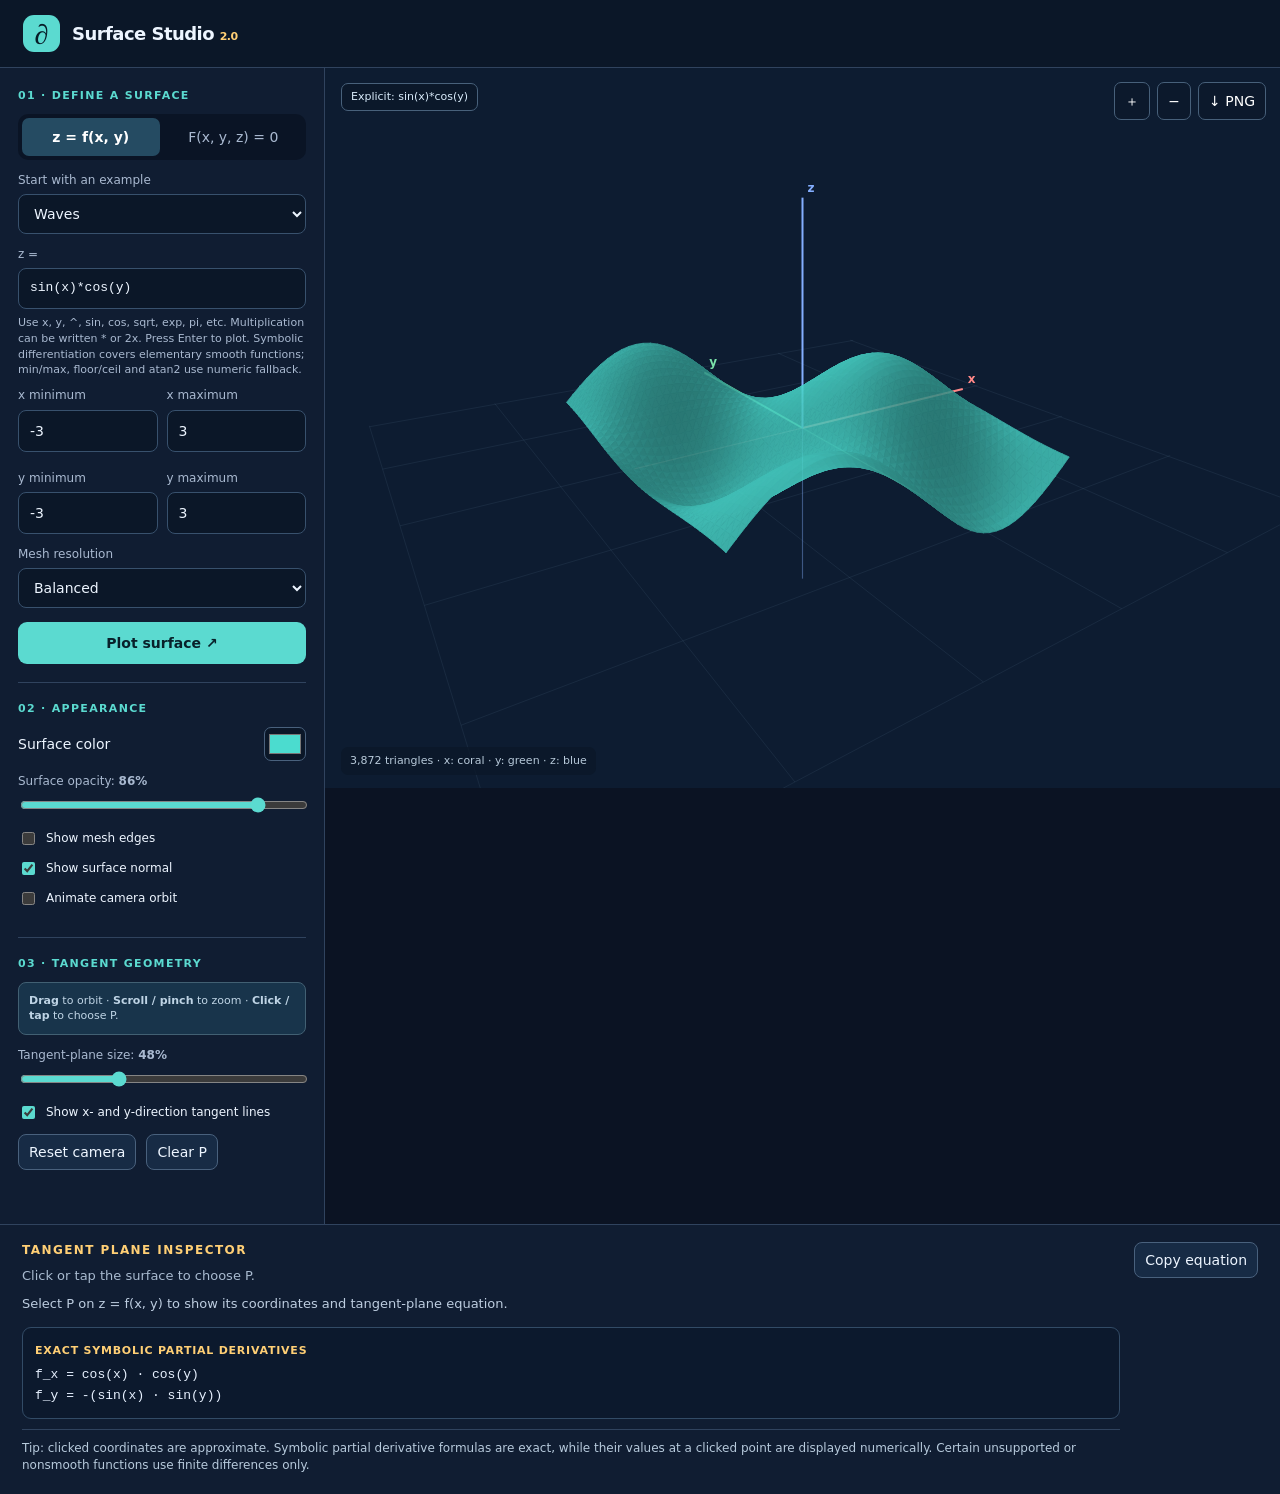
<file: SurfaceStudio.html>
<!doctype html>
<html lang="en">
<head>
<meta charset="utf-8">
<meta name="viewport" content="width=device-width, initial-scale=1">
<title>Surface Studio 2 | Calculus III</title>
<style>
:root{color-scheme:dark;--bg:#0b1323;--panel:#101d32;--panel2:#14233b;--line:#30435e;--ink:#edf5ff;--muted:#a9b9d0;--teal:#5bdad0;--gold:#ffcf75;--red:#ffa7a7}
*{box-sizing:border-box}html,body{margin:0;min-height:100%;background:var(--bg);color:var(--ink);font:14px/1.43 system-ui,-apple-system,Segoe UI,Arial,sans-serif}
button,input,select{font:inherit}button{cursor:pointer}.app{min-height:100vh;display:grid;grid-template-rows:auto 1fr auto}
header{padding:15px 23px;display:flex;align-items:center;justify-content:space-between;gap:15px;border-bottom:1px solid var(--line);background:#0b1728}
.brand{display:flex;align-items:center;gap:12px}.logo{width:37px;height:37px;display:grid;place-items:center;color:#071c27;background:var(--teal);font-family:Georgia,serif;font-style:italic;font-size:28px;border-radius:11px;font-weight:bold}.title{font-weight:760;font-size:18px;letter-spacing:-.03em}
main{display:grid;grid-template-columns:minmax(275px,325px) minmax(0,1fr);min-height:520px}.sidebar{padding:18px;border-right:1px solid var(--line);background:var(--panel)}.section-title{font-size:11px;letter-spacing:.12em;color:var(--teal);font-weight:750;text-transform:uppercase;margin:2px 0 10px}.section{border-bottom:1px solid var(--line);padding-bottom:18px;margin-bottom:18px}.section:last-child{border:0}.mode{display:grid;grid-template-columns:1fr 1fr;gap:5px;padding:4px;background:#0a1425;border-radius:10px}.mode button{border:0;border-radius:7px;padding:9px 5px;color:var(--muted);background:transparent}.mode button.active{background:#254b62;color:white;font-weight:700}.label{display:block;color:var(--muted);font-size:12px;margin:12px 0 5px}input[type=text],input[type=number],select{background:#0b1728;border:1px solid #38516d;color:var(--ink);border-radius:8px;padding:10px 11px;width:100%;min-width:0;outline:none}input:focus,select:focus{border-color:var(--teal);box-shadow:0 0 0 2px #5bdad029}.formula{font-family:Consolas,Monaco,monospace;font-size:13px}.helper{color:var(--muted);font-size:11px;margin:6px 0 0;line-height:1.45}.row{display:flex;align-items:center;gap:10px}.row>*{min-width:0}.row.spaced{justify-content:space-between}.range-grid{display:grid;grid-template-columns:1fr 1fr;gap:9px}.range-grid .label{margin-top:9px}.primary{width:100%;border:0;border-radius:9px;padding:11px 12px;margin-top:14px;color:#08212a;font-weight:800;background:var(--teal)}.primary:hover{background:#90f2e7}.sm-btn{border:1px solid #49617d;color:var(--ink);padding:7px 10px;border-radius:8px;background:#172b45}.sm-btn:hover{background:#274460}.color{width:42px;height:34px;padding:2px;border:1px solid #49617d;border-radius:7px;background:#0b1728}.slider{width:100%;accent-color:var(--teal)}.check{display:flex;align-items:center;gap:8px;margin:11px 0;color:var(--ink);font-size:12px}.check input{accent-color:var(--teal)}.note{padding:10px;border:1px solid #426073;border-radius:8px;color:#bfd4e5;background:#18344b;font-size:11px}
.stage{position:sticky;top:16px;align-self:start;height:min(720px,calc(100vh - 32px));height:min(720px,calc(100dvh - 32px));min-height:0;overflow:hidden;background:radial-gradient(ellipse at 50% 40%,#233854 0%,#0d1a2e 64%,#091322 100%)}canvas{display:block;width:100%;height:100%;touch-action:none;cursor:grab}canvas:active{cursor:grabbing}.stage-top{position:absolute;left:16px;top:15px;pointer-events:none}.stage-pill{display:inline-block;border:1px solid #48617b;background:#0b1728cc;color:#d8eafa;border-radius:7px;padding:5px 9px;font-size:11px}.stage-bottom{position:absolute;left:16px;bottom:13px;color:#b7c9d9;font-size:11px;pointer-events:none;background:#0b1728b8;padding:6px 9px;border-radius:7px}.stage-actions{position:absolute;right:14px;top:14px;display:flex;gap:7px}.stage-actions button{background:#0c192cda;border:1px solid #47607a;border-radius:7px;color:white;padding:8px 10px}.stage-actions button:hover{background:#27415b}.message{position:absolute;top:58px;left:50%;transform:translateX(-50%);max-width:90%;color:#ffe0e0;background:#5b2735e8;border:1px solid #ba6476;padding:9px 13px;border-radius:9px;font-size:12px;display:none;z-index:2}.message.show{display:block}
.results{border-top:1px solid var(--line);padding:17px 22px 20px;display:grid;grid-template-columns:minmax(0,1fr) auto;gap:14px;align-items:start;background:#101d32;min-height:127px}.results h2{font-size:12px;color:var(--gold);letter-spacing:.12em;text-transform:uppercase;margin:0 0 8px}.equation{font-family:Consolas,Monaco,monospace;font-size:20px;line-height:1.6;overflow-wrap:anywhere;margin:5px 0;font-variant-numeric:tabular-nums}.details{color:#bdcde0;font-size:13px;line-height:1.7;margin-top:7px;white-space:pre-line;font-variant-numeric:tabular-nums}.placeholder{color:#a9bbd0;font-size:13px}.muted{color:var(--muted)}.results button{align-self:start}.feature-grid{display:grid;grid-template-columns:minmax(0,1fr);gap:10px;margin-top:12px}.readout{border:1px solid #324b66;background:#0c192d;border-radius:9px;padding:11px 12px;min-width:0}.readout b{color:var(--gold);font-size:11px;letter-spacing:.07em;text-transform:uppercase}.readout .mono{font:13px/1.65 Consolas,Monaco,monospace;white-space:pre-wrap;overflow-wrap:anywhere;margin-top:5px;color:#e7f1ff}.readout .helper{margin-top:4px}.student-tip{border-top:1px solid #30435e;padding-top:10px;margin-top:10px;color:#b7cadc;font-size:12px}footer{display:none}
@media(max-width:780px){.feature-grid{grid-template-columns:1fr}header{padding:11px 13px}main{grid-template-columns:1fr}.sidebar{border-right:0;border-bottom:1px solid var(--line);padding:14px;display:grid;grid-template-columns:1fr 1fr;gap:14px}.sidebar .section{margin:0;padding:0 0 12px}.sidebar .section:first-child{grid-column:1/-1}.stage{position:relative;top:auto;height:58vh;height:58dvh;min-height:0}.results{padding:15px;grid-template-columns:1fr}.results button{justify-self:start}.equation{font-size:17px}}
@media(max-width:500px){.sidebar{display:block}.sidebar .section{margin-bottom:13px;padding-bottom:13px}.stage{height:55vh;height:55dvh;min-height:0}.stage-bottom{font-size:10px;max-width:calc(100% - 32px)}.stage-actions{gap:4px}.stage-actions button{padding:6px 8px}}
</style>
</head>
<body>
<div class="app">
<header><div class="brand"><div class="logo">∂</div><div><div class="title">Surface Studio <span style="font-size:11px;color:var(--gold)">2.0</span></div></div></div></header>
<main>
<aside class="sidebar">
  <div class="section"><div class="section-title">01 · Define a surface</div>
    <div class="mode"><button id="explicitBtn" class="active" type="button" aria-pressed="true">z = f(x, y)</button><button id="implicitBtn" type="button" aria-pressed="false">F(x, y, z) = 0</button></div>
    <label class="label" for="preset">Start with an example</label><select id="preset"></select>
    <label class="label" id="formulaLabel" for="formula">z =</label><input id="formula" class="formula" type="text" spellcheck="false" autocomplete="off" value="sin(x)*cos(y)" aria-label="Surface formula"><p class="helper" id="formulaHelp">Use x, y, ^, sin, cos, sqrt, exp, pi, etc. Multiplication can be written * or 2x. Press Enter to plot. Symbolic differentiation covers elementary smooth functions; min/max, floor/ceil and atan2 use numeric fallback.</p>
    <div id="explicitRanges"><div class="range-grid"><div><label class="label" for="xMin">x minimum</label><input id="xMin" type="number" value="-3" step=".5"></div><div><label class="label" for="xMax">x maximum</label><input id="xMax" type="number" value="3" step=".5"></div><div><label class="label" for="yMin">y minimum</label><input id="yMin" type="number" value="-3" step=".5"></div><div><label class="label" for="yMax">y maximum</label><input id="yMax" type="number" value="3" step=".5"></div></div></div>
    <div id="implicitRange" hidden><label class="label" for="volume">Plot volume: −R to +R on all axes</label><div class="row"><input id="volume" type="range" min="0.8" max="6" step=".1" value="2.6" class="slider"><b id="volumeReadout">R = 2.6</b></div></div>
    <label class="label" for="quality">Mesh resolution</label><select id="quality"><option value="low">Fast</option><option value="normal" selected>Balanced</option><option value="high">Detailed (slower)</option></select>
    <button id="plotBtn" class="primary" type="button">Plot surface ↗</button>
  </div>
  <div class="section"><div class="section-title">02 · Appearance</div><div class="row spaced"><label for="surfaceColor">Surface color</label><input id="surfaceColor" class="color" type="color" value="#4bdccf"></div><label class="label" for="opacity">Surface opacity: <b id="opacityReadout">86%</b></label><input id="opacity" class="slider" type="range" min="10" max="100" step="1" value="86"><label class="check"><input id="wireframe" type="checkbox"> Show mesh edges</label><label class="check"><input id="showNormal" type="checkbox" checked> Show surface normal</label><label class="check"><input id="autoRotate" type="checkbox"> Animate camera orbit</label></div>
  <div class="section"><div class="section-title">03 · Tangent geometry</div>
    <div class="note"><b>Drag</b> to orbit · <b>Scroll / pinch</b> to zoom · <b>Click / tap</b> to choose P.</div>
    <label class="label" for="planeSize">Tangent-plane size: <b id="planeSizeReadout">48%</b></label><input class="slider" id="planeSize" type="range" min="12" max="120" step="2" value="48">
    <label class="check"><input id="showTangents" type="checkbox" checked> Show x- and y-direction tangent lines</label>
    <div class="row" style="margin-top:12px"><button class="sm-btn" id="resetView" type="button">Reset camera</button><button class="sm-btn" id="clearPoint" type="button">Clear P</button></div>
  </div>
</aside>
<section class="stage" id="stage" aria-label="Interactive three-dimensional surface visualization"><canvas id="scene" tabindex="0" aria-label="Drag to rotate a three-dimensional surface; click to select a point"></canvas><div class="stage-top"><div id="plotLabel" class="stage-pill">z = sin(x) cos(y)</div></div><div class="stage-actions"><button type="button" id="zoomIn" aria-label="Zoom in" title="Zoom in">＋</button><button type="button" id="zoomOut" aria-label="Zoom out" title="Zoom out">−</button><button type="button" id="snapshot" title="Save canvas image">↓ PNG</button></div><div id="error" class="message" role="alert"></div><div class="stage-bottom"><span id="meshInfo">Preparing surface…</span> · x: coral · y: green · z: blue</div></section>
</main>
<section class="results" aria-live="polite"><div><h2>Tangent plane inspector</h2><div id="equation" class="placeholder">Select a point directly on the surface to display the tangent plane and its equation.</div><div id="details" class="details">Select P to show its coordinates and tangent-plane equation.</div>
  <div class="feature-grid"><div class="readout"><b>Exact symbolic partial derivatives</b><div id="symbolic" class="mono muted">Select a smooth point. These derivatives are symbolic, not rounded finite differences.</div></div></div>
  <div class="student-tip" id="mathNote">Tip: clicked coordinates are approximate. Symbolic partial derivative formulas are exact, while their values at a clicked point are displayed numerically. Certain unsupported or nonsmooth functions use finite differences only.</div></div><button id="copyEquation" class="sm-btn" type="button" disabled>Copy equation</button></section>
</div>
<script>
'use strict';
/* Standalone classroom demo: no dependencies, requests, eval, tracking or external assets. */
const $=id=>document.getElementById(id);
const presets={
 explicit:[
 {name:'Waves',formula:'sin(x)*cos(y)',bounds:[-3,3,-3,3]},
 {name:'Saddle',formula:'(x^2-y^2)/3',bounds:[-2.5,2.5,-2.5,2.5]},
 {name:'Elliptic paraboloid',formula:'(x^2+2*y^2)/4',bounds:[-2.3,2.3,-2.3,2.3]},
 {name:'Mixed partials',formula:'x*y/2',bounds:[-2.5,2.5,-2.5,2.5]},
 {name:'Gaussian hill',formula:'2*exp(-(x^2+y^2)/2)',bounds:[-3,3,-3,3]},
 {name:'Tilted plane',formula:'1+x/2-y/3',bounds:[-2.5,2.5,-2.5,2.5]},
 {name:'Custom formula',formula:null}
 ],
 implicit:[
 {name:'Sphere',formula:'x^2+y^2+z^2=4',r:2.6},
 {name:'Ellipsoid',formula:'x^2/4+y^2/2+z^2=1',r:2.5},
 {name:'Cone (singular at origin)',formula:'x^2+y^2-z^2=0',r:2.6},
 {name:'One-sheet hyperboloid',formula:'x^2+y^2-z^2=1',r:2.6},
 {name:'Torus',formula:'(sqrt(x^2+y^2)-1.5)^2+z^2=0.4^2',r:2.4},
 {name:'Custom formula',formula:null}
 ]
};
let mode='explicit',compiled=null,compiledAst=null,derivAst=null,triangles=[],point=null,plane=null,copyText='',viewRadius=3;
let tangentSlopes=null;
let yaw=-.58,pitch=.38,distance=11,target=[0,0,0],spin=false,lastTime=0,scheduled=false,projectedTriangles=[];
let W=800,H=560,dpr=1;const canvas=$('scene'),ctx=canvas.getContext('2d',{alpha:false}),surfaceCanvas=document.createElement('canvas'),surfaceCtx=surfaceCanvas.getContext('2d');
const v=(x,y,z)=>[x,y,z], add=(a,b)=>[a[0]+b[0],a[1]+b[1],a[2]+b[2]],sub=(a,b)=>[a[0]-b[0],a[1]-b[1],a[2]-b[2]],mul=(a,t)=>[a[0]*t,a[1]*t,a[2]*t],dot=(a,b)=>a[0]*b[0]+a[1]*b[1]+a[2]*b[2],cross=(a,b)=>[a[1]*b[2]-a[2]*b[1],a[2]*b[0]-a[0]*b[2],a[0]*b[1]-a[1]*b[0]],norm=a=>Math.sqrt(dot(a,a)),unit=a=>mul(a,1/(norm(a)||1));
const fmt=x=>{if(Math.abs(x)<.00005)x=0;return Number(x.toFixed(3)).toString()};
// Use one clear minus character and simplify subtraction of negative coordinates.
function coordinateOffset(variable,value){const rounded=Number(fmt(value));return rounded===0?variable:variable+(rounded<0?' + ':' - ')+fmt(Math.abs(rounded))}
function planeTerms(coefficients,variables,p){let terms=[];coefficients.forEach((value,i)=>{const rounded=Number(fmt(value));if(rounded===0)return;const magnitude=Math.abs(rounded),term=(magnitude===1?'':fmt(magnitude)+' ')+ '('+coordinateOffset(variables[i],p[i])+')';terms.push((terms.length?(rounded<0?' - ':' + '):(rounded<0?'-':''))+term)});return terms.join('')||'0'}
function showError(message){$('error').textContent=message;$('error').classList.toggle('show',!!message)}
/* Whitelisted, recursive-descent expression parser. Supports optional multiplication, e.g. 2x. */
const fun={sin:[1,Math.sin],cos:[1,Math.cos],tan:[1,Math.tan],asin:[1,Math.asin],acos:[1,Math.acos],atan:[1,Math.atan],atan2:[2,Math.atan2],sqrt:[1,Math.sqrt],abs:[1,Math.abs],exp:[1,Math.exp],log:[1,Math.log],ln:[1,Math.log],log10:[1,Math.log10],sinh:[1,Math.sinh],cosh:[1,Math.cosh],tanh:[1,Math.tanh],floor:[1,Math.floor],ceil:[1,Math.ceil],min:[2,Math.min],max:[2,Math.max],pow:[2,Math.pow]};
function tokenize(s){s=s.replace(/π/g,'pi').replace(/[−–]/g,'-').replace(/\*\*/g,'^').replace(/\s+/g,'').toLowerCase();if(s.length>300)throw Error('Please keep formulas under 300 characters.');let tokens=[],i=0;while(i<s.length){let rest=s.slice(i),m=rest.match(/^(?:\d+(?:\.\d*)?|\.\d+)(?:e[+\-]?\d+)?/);if(m){tokens.push({t:'num',v:Number(m[0])});i+=m[0].length;continue}m=rest.match(/^[a-z_][a-z_0-9]*/);if(m){tokens.push({t:'id',v:m[0]});i+=m[0].length;continue}if('+-*/^(),'.includes(s[i])){tokens.push({t:s[i],v:s[i]});i++;continue}throw Error('Unrecognized character: '+s[i]);}if(tokens.length>170)throw Error('Formula is too complex.');let out=[];for(let j=0;j<tokens.length;j++){let a=tokens[j],b=tokens[j+1];out.push(a);if(!b)continue;let left=(a.t==='num'||a.t==='id'||a.t===')'),right=(b.t==='num'||b.t==='id'||b.t==='(');if(left&&right&&!(a.t==='id'&&b.t==='('&&fun[a.v]))out.push({t:'*',v:'*'});}return out;}
// AST representation makes exact differentiation possible without loading a remote algebra library.
const N=v=>({type:'n',v}), V=v=>({type:'v',v}), C=v=>({type:'c',v});
function Op(op,a,b){if(op==='+'||op==='-'||op==='*'||op==='/'||op==='^'){
 if(a.type==='n'&&b.type==='n'){let z=({'+' :(x,y)=>x+y,'-':(x,y)=>x-y,'*':(x,y)=>x*y,'/':(x,y)=>x/y,'^':Math.pow}[op])(a.v,b.v);if(Number.isInteger(a.v)&&Number.isInteger(b.v)&&Number.isSafeInteger(z))return N(z);if(op!=='/'&&op!=='^'&&Number.isFinite(z)&&Math.abs(z)<1e10)return N(Number(z.toPrecision(12)))}
 if(op==='+'){if(a.type==='n'&&a.v===0)return b;if(b.type==='n'&&b.v===0)return a}
 if(op==='-'){if(b.type==='n'&&b.v===0)return a;if(a.type==='n'&&a.v===0)return Neg(b)}
 if(op==='*'){if(a.type==='neg')return Neg(times(a.a,b));if(b.type==='neg')return Neg(times(a,b.a));if(a.type==='n'&&b.type==='o'&&b.op==='*'&&b.a.type==='n')return times(N(a.v*b.a.v),b.b);if((a.type==='n'&&a.v===0)||(b.type==='n'&&b.v===0))return N(0);if(a.type==='n'&&a.v===1)return b;if(b.type==='n'&&b.v===1)return a;if(a.type==='n'&&a.v===-1)return Neg(b);if(b.type==='n'&&b.v===-1)return Neg(a)}
 if(op==='/'){if(a.type==='n'&&a.v===0)return N(0);if(b.type==='n'&&b.v===1)return a}
 if(op==='^'){if(b.type==='n'&&b.v===0)return N(1);if(b.type==='n'&&b.v===1)return a;if(a.type==='n'&&a.v===1)return N(1)}
 }return {type:'o',op,a,b}}
function Neg(a){if(a.type==='n')return N(-a.v);if(a.type==='neg')return a.a;return {type:'neg',a}}
function Fn(name,args){return {type:'f',name,args}}
function parseAst(str){let ts=tokenize(str),i=0;function take(t){if(ts[i]?.t===t){i++;return true}return false}function expect(t){if(!take(t))throw Error('Expected "'+t+'" near '+(ts[i]?.v??'end of formula'))}function prefix(){let t=ts[i++];if(!t)throw Error('Incomplete formula.');if(t.t==='num')return N(t.v);if(t.t==='+'||t.t==='-'){const q=parse(3);return t.t==='-'?Neg(q):q}if(t.t==='('){const q=parse(0);expect(')');return q}if(t.t==='id'){if(fun[t.v]&&take('(')){let args=[];if(!take(')')){do{args.push(parse(0))}while(take(','));expect(')')}let [arity]=fun[t.v];if(args.length!==arity)throw Error(t.v+' needs '+arity+' argument(s).');return Fn(t.v,args)}if('xyz'.includes(t.v)&&t.v.length===1)return V(t.v);if(t.v==='pi'||t.v==='e')return C(t.v);throw Error('Unknown variable or function: '+t.v+'. Use x, y, z and supported functions.')}throw Error('Unexpected symbol near '+t.v)}function parse(min){let a=prefix();while(true){let op=ts[i]?.t,p={'+':1,'-':1,'*':2,'/':2,'^':4}[op];if(!p||p<min)break;i++;let b=parse(p+(op==='^'?0:1));a=Op(op,a,b)}return a}const ast=parse(0);if(i!==ts.length)throw Error('Unexpected symbol: '+ts[i].v);return ast}
function evalAst(a,x,y,z){switch(a.type){case'n':return a.v;case'c':return a.v==='pi'?Math.PI:Math.E;case'v':return {x,y,z}[a.v];case'neg':return -evalAst(a.a,x,y,z);case'f':return fun[a.name][1](...a.args.map(t=>evalAst(t,x,y,z)));case'o':{let u=evalAst(a.a,x,y,z),v=evalAst(a.b,x,y,z);switch(a.op){case'+':return u+v;case'-':return u-v;case'*':return u*v;case'/':return u/v;case'^':return Math.pow(u,v)}}}}
const plus=(a,b)=>Op('+',a,b),minus=(a,b)=>Op('-',a,b),times=(a,b)=>Op('*',a,b),divide=(a,b)=>Op('/',a,b),power=(a,b)=>Op('^',a,b),log=a=>Fn('ln',[a]);
function diffAst(a,w){switch(a.type){case'n':case'c':return N(0);case'v':return N(a.v===w?1:0);case'neg':return Neg(diffAst(a.a,w));case'o':{const u=a.a,v=a.b,du=diffAst(u,w),dv=diffAst(v,w);if(a.op==='+')return plus(du,dv);if(a.op==='-')return minus(du,dv);if(a.op==='*')return plus(times(du,v),times(u,dv));if(a.op==='/')return dv.type==='n'&&dv.v===0?divide(du,v):divide(minus(times(du,v),times(u,dv)),power(v,N(2)));if(a.op==='^'){if(v.type==='n')return times(times(v,power(u,N(v.v-1))),du);if(u.type==='n')return times(power(u,v),times(log(u),dv));return times(power(u,v),plus(times(dv,log(u)),divide(times(v,du),u)))}}case'f':{let u=a.args[0],du=diffAst(u,w);switch(a.name){case'sin':return times(Fn('cos',[u]),du);case'cos':return times(Neg(Fn('sin',[u])),du);case'tan':return divide(du,power(Fn('cos',[u]),N(2)));case'asin':return divide(du,Fn('sqrt',[minus(N(1),power(u,N(2)))]));case'acos':return Neg(divide(du,Fn('sqrt',[minus(N(1),power(u,N(2)))])));case'atan':return divide(du,plus(N(1),power(u,N(2))));case'sqrt':return divide(du,times(N(2),Fn('sqrt',[u])));case'abs':return times(divide(u,Fn('abs',[u])),du);case'exp':return times(Fn('exp',[u]),du);case'ln':case'log':return divide(du,u);case'log10':return divide(du,times(u,log(N(10))));case'sinh':return times(Fn('cosh',[u]),du);case'cosh':return times(Fn('sinh',[u]),du);case'tanh':return divide(du,power(Fn('cosh',[u]),N(2)));case'pow':return diffAst(power(u,a.args[1]),w);default:throw Error('Symbolic differentiation not available for '+a.name+'; numerical derivatives are still available.')}}}}
function textAst(a,parent=0){let p=7,s='';switch(a.type){case'n':return Number.isInteger(a.v)?String(a.v):Number(a.v.toPrecision(12)).toString();case'c':return a.v==='pi'?'π':'e';case'v':return a.v;case'neg':p=3;s='-'+textAst(a.a,3);break;case'f':return a.name+'('+a.args.map(t=>textAst(t)).join(', ')+')';case'o':{p={'+':1,'-':1,'*':2,'/':2,'^':4}[a.op];s=textAst(a.a,p)+(a.op==='*'?' · ':a.op==='/'?' / ':a.op==='^'?'^':a.op==='+'?' + ':' - ')+textAst(a.b,p+(a.op==='-'||a.op==='/'?1:a.op==='^'?-1:0));break}}return p<parent?'('+s+')':s}
function compileExpr(str){const ast=parseAst(str);const f=(x,y,z)=>evalAst(ast,x,y,z);f.ast=ast;return f}
function getFormula(){let s=$('formula').value.trim();if(!s)throw Error('Enter a surface formula first.');let split=s.split('=');if(split.length>2)throw Error('Use only one equals sign.');if(mode==='explicit'){if(split.length===2){if(!/^\s*(z|f\(x\s*,\s*y\))\s*$/i.test(split[0]))throw Error('For an explicit surface, write z = an expression in x and y.');s=split[1]}let a=compileExpr(s);if(/\bz\b/i.test(s)||containsVariable(a.ast,'z'))throw Error('An explicit function must depend on x and y, not z.');return a}if(split.length===2){let a=compileExpr(split[0]),b=compileExpr(split[1]),ast=minus(a.ast,b.ast);let f=(x,y,z)=>evalAst(ast,x,y,z);f.ast=ast;return f}return compileExpr(s)}
function containsVariable(a,w){return a.type==='v'?a.v===w:a.type==='neg'?containsVariable(a.a,w):a.type==='o'?containsVariable(a.a,w)||containsVariable(a.b,w):a.type==='f'?a.args.some(b=>containsVariable(b,w)):false}
function getDerivs(ast){try{let d=(mode==='explicit'?['x','y']:['x','y','z']).map(w=>diffAst(ast,w));let strings=d.map(a=>textAst(a));if(strings.some(x=>x.length>1100))throw Error('The expanded symbolic expression is too long to display.');return {asts:d,text:strings,problem:null}}catch(e){return {asts:null,text:[],problem:e.message}}}
function tri(a,b,c,out){const n=cross(sub(b,a),sub(c,a)),length=norm(n);if(length<1e-9||![...a,...b,...c].every(Number.isFinite))return;out.push({a,b,c,n:mul(n,1/length)});}
function buildExplicit(f){const q={low:26,normal:44,high:68}[$('quality').value],xmin=Number($('xMin').value),xmax=Number($('xMax').value),ymin=Number($('yMin').value),ymax=Number($('yMax').value);if(![xmin,xmax,ymin,ymax].every(Number.isFinite)||xmin>=xmax||ymin>=ymax||xmax-xmin>40||ymax-ymin>40||xmax-xmin<.05||ymax-ymin<.05)throw Error('Choose increasing x and y bounds, with widths from 0.05 to 40.');const points=[];let zmin=Infinity,zmax=-Infinity;for(let j=0;j<=q;j++){let row=[];for(let i=0;i<=q;i++){let x=xmin+(xmax-xmin)*i/q,y=ymin+(ymax-ymin)*j/q,z=f(x,y,0);let p=Number.isFinite(z)&&Math.abs(z)<1e4?[x,y,z]:null;row.push(p);if(p){zmin=Math.min(zmin,z);zmax=Math.max(zmax,z)}}points.push(row)}let out=[];const jump=Math.max(8,(xmax-xmin+ymax-ymin)*1.5);for(let j=0;j<q;j++)for(let i=0;i<q;i++){let a=points[j][i],b=points[j][i+1],c=points[j+1][i+1],d=points[j+1][i];for(const t of [[a,b,c],[a,c,d]])if(t.every(Boolean)&&Math.max(...t.map(p=>p[2]))-Math.min(...t.map(p=>p[2]))<jump)tri(...t,out)}if(!out.length)throw Error('No finite surface was found in this x/y region. Check the formula and bounds.');return {out,bounds:[xmin,xmax,ymin,ymax,zmin,zmax]};}
function between(a,b,fa,fb){let t=(Math.abs(fa-fb)>1e-15)?fa/(fa-fb):.5;t=Math.max(0,Math.min(1,t));return [a[0]+t*(b[0]-a[0]),a[1]+t*(b[1]-a[1]),a[2]+t*(b[2]-a[2])];}
function buildImplicit(f){const n={low:16,normal:23,high:31}[$('quality').value],r=Number($('volume').value),S=n+1,total=S*S*S,vals=new Float64Array(total),coords=new Float64Array(S);for(let i=0;i<S;i++)coords[i]=-r+2*r*i/n;const idx=(i,j,k)=>i+S*(j+S*k);let lo=Infinity,hi=-Infinity;for(let k=0;k<S;k++)for(let j=0;j<S;j++)for(let i=0;i<S;i++){let value=f(coords[i],coords[j],coords[k]);if(!Number.isFinite(value))value=NaN;vals[idx(i,j,k)]=value;if(Number.isFinite(value)){lo=Math.min(lo,value);hi=Math.max(hi,value)}}if(!(lo<=0&&hi>=0))throw Error('No zero level set detected. Try a larger plot volume or a different formula.');const cube=[[0,0,0],[1,0,0],[1,1,0],[0,1,0],[0,0,1],[1,0,1],[1,1,1],[0,1,1]],tets=[[0,5,1,6],[0,1,2,6],[0,2,3,6],[0,3,7,6],[0,7,4,6],[0,4,5,6]],out=[];for(let k=0;k<n;k++)for(let j=0;j<n;j++)for(let i=0;i<n;i++){const pp=cube.map(([a,b,c])=>[coords[i+a],coords[j+b],coords[k+c]]),vv=cube.map(([a,b,c])=>vals[idx(i+a,j+b,k+c)]);for(const tet of tets){const inside=[],outside=[];for(const t of tet){if(!Number.isFinite(vv[t])){outside.length=0;inside.length=0;break}(vv[t]<0?inside:outside).push(t)}if(!inside.length||!outside.length)continue;const edge=(a,b)=>between(pp[a],pp[b],vv[a],vv[b]);if(inside.length===1){let a=inside[0];tri(edge(a,outside[0]),edge(a,outside[1]),edge(a,outside[2]),out)}else if(inside.length===3){let a=outside[0];tri(edge(a,inside[0]),edge(a,inside[1]),edge(a,inside[2]),out)}else{let a=edge(inside[0],outside[0]),b=edge(inside[0],outside[1]),c=edge(inside[1],outside[0]),d=edge(inside[1],outside[1]);tri(a,b,c,out);tri(b,d,c,out)}if(out.length>90000)throw Error('This surface is too complex for the current resolution. Try Balanced or Fast.')}}if(!out.length)throw Error('The zero set has no drawable surface in this region. Try a different volume or formula.');return {out,bounds:[-r,r,-r,r,-r,r]};}
function setCamera(b){target=[(b[0]+b[1])/2,(b[2]+b[3])/2,(b[4]+b[5])/2];viewRadius=Math.max((b[1]-b[0])/2,(b[3]-b[2])/2,(b[5]-b[4])/2,.6);distance=Math.max(3,viewRadius*4.1);yaw=-.58;pitch=.38;}
function clearInspector(){point=null;plane=null;tangentSlopes=null;$('equation').className='placeholder';$('equation').textContent='Click or tap the surface to choose P.';$('details').textContent=mode==='explicit'?'Select P on z = f(x, y) to show its coordinates and tangent-plane equation.':'Select P on F(x, y, z) = 0 to show its coordinates and tangent-plane equation.';$('symbolic').textContent=derivAst?.asts?derivAst.text.map((t,i)=>((mode==='explicit'?'f':'F')+'_'+['x','y','z'][i]+' = '+t)).join('\n'):'Not available: '+(derivAst?.problem||'select a formula');$('copyEquation').disabled=true;copyText='';}
function plot(){try{showError('');let f=getFormula(),result=mode==='explicit'?buildExplicit(f):buildImplicit(f);compiled=f;compiledAst=f.ast;derivAst=getDerivs(compiledAst);triangles=result.out;setCamera(result.bounds);clearInspector();$('plotLabel').textContent=(mode==='explicit'?'Explicit: ':'Implicit: ')+$('formula').value.trim();$('meshInfo').textContent=triangles.length.toLocaleString()+' triangles';requestDraw();}catch(e){showError(e.message);}}
function populatePresets(){let ps=presets[mode];$('preset').innerHTML='';ps.forEach((p,i)=>{let o=document.createElement('option');o.value=i;o.textContent=p.name;$('preset').append(o)});}
function switchMode(m){if(m===mode)return;mode=m;const ex=m==='explicit';$('explicitBtn').classList.toggle('active',ex);$('implicitBtn').classList.toggle('active',!ex);$('explicitBtn').setAttribute('aria-pressed',String(ex));$('implicitBtn').setAttribute('aria-pressed',String(!ex));$('formulaLabel').textContent=ex?'z = f(x, y)':'F(x, y, z) = 0';$('formulaHelp').textContent=ex?'Enter f(x,y), optionally beginning with z =. Example: sin(x)*cos(y).':'Enter F(x,y,z), or an equation such as x^2+y^2+z^2=4. The app graphs where F=0.';$('explicitRanges').hidden=!ex;$('implicitRange').hidden=ex;populatePresets();choosePreset();}
function choosePreset(){const p=presets[mode][Number($('preset').value)];if(!p||p.formula===null){$('formula').focus();return}$('formula').value=p.formula;if(mode==='explicit')[$('xMin').value,$('xMax').value,$('yMin').value,$('yMax').value]=p.bounds;else{$('volume').value=p.r;$('volumeReadout').textContent='R = '+p.r}plot();}
function partial(f,p,k){const h=1e-4*Math.max(1,Math.abs(p[k])),a=[...p],b=[...p];a[k]+=h;b[k]-=h;let z=f(...p),plus=f(...a),minus=f(...b);if(Number.isFinite(plus)&&Number.isFinite(minus))return(plus-minus)/(2*h);if(Number.isFinite(plus)&&Number.isFinite(z))return(plus-z)/h;if(Number.isFinite(minus)&&Number.isFinite(z))return(z-minus)/h;return NaN;}
function slopesAgree(f,p,k){let h=1e-4*Math.max(1,Math.abs(p[k])),a=[...p],b=[...p];a[k]+=h;b[k]-=h;let middle=f(...p),above=f(...a),below=f(...b);if(![middle,above,below].every(Number.isFinite))return false;let forward=(above-middle)/h,backward=(middle-below)/h;return Math.abs(forward-backward)<=.015*Math.max(1,Math.abs(forward),Math.abs(backward));}
function generalPlane(n,p,radius){let guide=Math.abs(n[2])<.85?[0,0,1]:[0,1,0],u=unit(cross(n,guide)),w=unit(cross(n,u));return [add(add(p,mul(u,-radius)),mul(w,-radius)),add(add(p,mul(u,radius)),mul(w,-radius)),add(add(p,mul(u,radius)),mul(w,radius)),add(add(p,mul(u,-radius)),mul(w,radius))]}
function updatePlaneSize(){if(point&&plane){let radius=viewRadius*Number($('planeSize').value)/100;plane.vertices=generalPlane(plane.n,point,radius);requestDraw()}}
function makeSelection(p){if(!compiled)return;const f=compiled;if(mode==='explicit'){let z=f(p[0],p[1],0);if(Number.isFinite(z))p=[p[0],p[1],z]}else{for(let i=0;i<7;i++){let g=[0,1,2].map(k=>partial(f,p,k)),F=f(...p),q=dot(g,g);if(!Number.isFinite(F)||!Number.isFinite(q)||q<1e-13)break;let move=mul(g,F/q);if(norm(move)>viewRadius*.35)break;p=sub(p,move);if(Math.abs(F)<1e-10)break;}}
 const keys=mode==='explicit'?[0,1]:[0,1,2];if(!keys.every(k=>slopesAgree(f,p,k))){clearInspector();showError('One-sided slopes disagree or are undefined here; a unique tangent plane cannot be confirmed. Try a nearby smooth point.');requestDraw();return}
 const numeric=keys.map(k=>partial(f,p,k));if(!numeric.every(Number.isFinite)){clearInspector();showError('A partial derivative is not finite at this point.');requestDraw();return}
 let analytic=null;if(derivAst?.asts){analytic=derivAst.asts.map(d=>evalAst(d,...p));if(!analytic.every(Number.isFinite))analytic=null}
 let used=analytic||numeric;let g=mode==='explicit'?[-used[0],-used[1],1]:used;if(mode==='implicit'&&norm(g)<1e-6){clearInspector();showError('The gradient is zero or undefined: a unique tangent plane is not guaranteed at this singular point.');requestDraw();return}
 let n=unit(g),eq,fx,fy,local=true;if(mode==='explicit'){[fx,fy]=used;eq=coordinateOffset('z',p[2])+' = '+planeTerms([fx,fy],['x','y'],p);}else{eq=planeTerms(g,['x','y','z'],p)+' = 0';local=Math.abs(g[2])>1e-5*norm(g);if(local){fx=-g[0]/g[2];fy=-g[1]/g[2];}}
 point=p;plane={n,vertices:generalPlane(n,p,viewRadius*Number($('planeSize').value)/100)};tangentSlopes={fx,fy,local};$('equation').className='equation';$('equation').textContent=eq;$('details').textContent=`Point P = (${p.map(fmt).join(', ')}) (approximate)\nNormal direction: (${g.map(fmt).join(', ')})${mode==='implicit'?'\nSurface check: F(P) = '+fmt(f(...p))+' (approximate)':''}\nCoefficients from ${analytic?'symbolic evaluation':'finite differences'}; displayed values are rounded.`;
 if(derivAst?.asts){$('symbolic').textContent=derivAst.text.map((t,i)=>(mode==='explicit'?'f':'F')+'_'+['x','y','z'][i]+' = '+t).join('\n')}else $('symbolic').textContent='Symbolic fallback: '+(derivAst?.problem||'unavailable')+'\nFinite differences remain available.';
 copyText=eq+'\n\n'+$('symbolic').textContent;$('copyEquation').disabled=false;showError('');requestDraw()}
function colorRgb(hex){let x=parseInt(hex.slice(1),16);return [(x>>16)&255,(x>>8)&255,x&255]}
function projection(){const sy=Math.sin(yaw),cy=Math.cos(yaw),sp=Math.sin(pitch),cp=Math.cos(pitch);return {right:[cy,sy,0],up:[-sp*sy,sp*cy,cp],back:[sy*cp,-cy*cp,sp],f:H*1.03};}
let cam;
function project(p){const q=sub(p,target),d=distance-dot(q,cam.back);if(d<.12)return null;return {x:W/2+dot(q,cam.right)*cam.f/d,y:H/2-dot(q,cam.up)*cam.f/d,d};}
function line3(a,b,color,width=1,dash=[]){let p=project(a),q=project(b);if(!p||!q)return;ctx.beginPath();ctx.moveTo(p.x,p.y);ctx.lineTo(q.x,q.y);ctx.strokeStyle=color;ctx.lineWidth=width;ctx.setLineDash(dash);ctx.stroke();ctx.setLineDash([]);}
function label3(p,s,color){let a=project(p);if(!a)return;ctx.font='bold 12px system-ui';ctx.fillStyle=color;ctx.fillText(s,a.x+5,a.y-6)}
function gridAxes(){let half=viewRadius*1.35,step=half>4?2:half>2?1:.5;let mn=Math.floor((target[0]-half)/step)*step,mx=target[0]+half,yn=Math.floor((target[1]-half)/step)*step,ym=target[1]+half;for(let x=mn;x<=mx;x+=step)line3([x,yn,0],[x,ym,0],'rgba(122,152,184,.14)',.8);for(let y=yn;y<=ym;y+=step)line3([mn,y,0],[mx,y,0],'rgba(122,152,184,.14)',.8);
let ext=Math.max(viewRadius*1.22,1.3),o=[0,0,0];for(const [vec,c,t] of [[[ext,0,0],'#ff8888','x'],[[0,ext,0],'#7be3aa','y'],[[0,0,ext],'#84aeff','z']]){line3(mul(vec,-.8),o,c+'66',1.15);line3(o,vec,c,2);label3(vec,t,c)}}
function polygon(ps,fill,alpha,stroke=null,lw=1,painter=ctx){if(ps.some(p=>!p))return;painter.globalAlpha=alpha;painter.beginPath();painter.moveTo(ps[0].x,ps[0].y);for(let i=1;i<ps.length;i++)painter.lineTo(ps[i].x,ps[i].y);painter.closePath();painter.fillStyle=fill;painter.fill();if(stroke){painter.strokeStyle=stroke;painter.lineWidth=lw;painter.stroke()}painter.globalAlpha=1;}
function pointMarker(p,color,label,r=5){let a=project(p);if(!a)return;ctx.beginPath();ctx.arc(a.x,a.y,r+1,0,2*Math.PI);ctx.fillStyle='#0c1a2c';ctx.fill();ctx.beginPath();ctx.arc(a.x,a.y,r,0,2*Math.PI);ctx.fillStyle=color;ctx.fill();ctx.strokeStyle='#fff9e8';ctx.lineWidth=1;ctx.stroke();if(label){ctx.font='bold 12px system-ui';ctx.fillStyle=color;ctx.fillText(label,a.x+9,a.y-8)}}
function render(){if(!W||!H)return;ctx.fillStyle='#0d1c31';ctx.fillRect(0,0,W,H);cam=projection();gridAxes();const rgb=colorRgb($('surfaceColor').value),alpha=Number($('opacity').value)/100,wire=$('wireframe').checked,light=unit([-.35,.46,.81]);let visible=[];for(const t of triangles){let a=project(t.a),b=project(t.b),c=project(t.c);if(!a||!b||!c)continue;let shade=.50+.48*Math.abs(dot(t.n,light)),col='rgb('+rgb.map(v=>Math.max(0,Math.min(255,Math.round(v*shade)))).join(',')+')';visible.push({t,a,b,c,d:(a.d+b.d+c.d)/3,col})}visible.sort((a,b)=>b.d-a.d);projectedTriangles=visible;surfaceCtx.clearRect(0,0,W,H);for(const t of visible)polygon([t.a,t.b,t.c],t.col,1,wire?'rgba(15,35,49,.40)':t.col,wire?.48:.8,surfaceCtx);ctx.globalAlpha=alpha;ctx.drawImage(surfaceCanvas,0,0,W,H);ctx.globalAlpha=1;
 if(point&&plane){let corners=plane.vertices.map(project);polygon([corners[0],corners[1],corners[2]],'#ffc86e',.44);polygon([corners[0],corners[2],corners[3]],'#ffc86e',.44);for(let k=0;k<4;k++)line3(plane.vertices[k],plane.vertices[(k+1)%4],'#ffdc99',1.8);
 if($('showTangents').checked&&tangentSlopes?.local){let size=viewRadius*.53,tx=unit([1,0,tangentSlopes.fx]),ty=unit([0,1,tangentSlopes.fy]);line3(sub(point,mul(tx,size)),add(point,mul(tx,size)),'#ff7e83',3);line3(sub(point,mul(ty,size)),add(point,mul(ty,size)),'#83bdff',3);label3(add(point,mul(tx,size)),'x-slice','#ffb9ba');label3(add(point,mul(ty,size)),'y-slice','#b6d5ff');}
 if($('showNormal').checked){let tip=add(point,mul(plane.n,viewRadius*.37));line3(point,tip,'#ffe8a4',2.3);let a=project(point),b=project(tip);if(a&&b){let ang=Math.atan2(b.y-a.y,b.x-a.x);ctx.fillStyle='#ffe8a4';ctx.beginPath();ctx.moveTo(b.x,b.y);ctx.lineTo(b.x-10*Math.cos(ang-.45),b.y-10*Math.sin(ang-.45));ctx.lineTo(b.x-10*Math.cos(ang+.45),b.y-10*Math.sin(ang+.45));ctx.closePath();ctx.fill();ctx.font='bold 12px system-ui';ctx.fillText('n',b.x+8,b.y-6)}}pointMarker(point,'#ffda8c','P',6);
 }}
function requestDraw(){if(scheduled)return;scheduled=true;requestAnimationFrame(frame)}
function frame(t){scheduled=false;if(spin){if(lastTime)yaw+=Math.min((t-lastTime)/1000,.06)*.27;lastTime=t}else lastTime=0;render();if(spin)requestDraw()}
function resize(){let r=canvas.getBoundingClientRect();if(!r.width||!r.height)return;W=r.width;H=r.height;dpr=Math.min(window.devicePixelRatio||1,2);canvas.width=Math.round(W*dpr);canvas.height=Math.round(H*dpr);ctx.setTransform(dpr,0,0,dpr,0,0);surfaceCanvas.width=canvas.width;surfaceCanvas.height=canvas.height;surfaceCtx.setTransform(dpr,0,0,dpr,0,0);requestDraw()}
function barycentric(px,py,a,b,c){let det=(b.y-c.y)*(a.x-c.x)+(c.x-b.x)*(a.y-c.y);if(Math.abs(det)<1e-8)return null;let u=((b.y-c.y)*(px-c.x)+(c.x-b.x)*(py-c.y))/det,vv=((c.y-a.y)*(px-c.x)+(a.x-c.x)*(py-c.y))/det,w=1-u-vv;return u>=-1e-6&&vv>=-1e-6&&w>=-1e-6?[u,vv,w]:null}
function selectScreen(x,y){let best=null,depth=Infinity;for(const item of projectedTriangles){let {a,b,c,t}=item;if(x<Math.min(a.x,b.x,c.x)-1||x>Math.max(a.x,b.x,c.x)+1||y<Math.min(a.y,b.y,c.y)-1||y>Math.max(a.y,b.y,c.y)+1)continue;let bcs=barycentric(x,y,a,b,c);if(!bcs)continue;let ds=[a.d,b.d,c.d],inv=bcs.reduce((s,v,i)=>s+v/ds[i],0),z=1/inv;if(z<depth){let ws=bcs.map((v,i)=>(v/ds[i])/inv);best=add(add(mul(t.a,ws[0]),mul(t.b,ws[1])),mul(t.c,ws[2]));depth=z}}if(best)makeSelection(best);}
const pointers=new Map();let dragDistance=0,oldPinch=0;
canvas.addEventListener('pointerdown',e=>{canvas.setPointerCapture(e.pointerId);pointers.set(e.pointerId,[e.clientX,e.clientY]);dragDistance=0;if(pointers.size>1){const q=[...pointers.values()];oldPinch=Math.hypot(q[0][0]-q[1][0],q[0][1]-q[1][1])}});
canvas.addEventListener('pointermove',e=>{if(!pointers.has(e.pointerId))return;let prev=pointers.get(e.pointerId),dx=e.clientX-prev[0],dy=e.clientY-prev[1];pointers.set(e.pointerId,[e.clientX,e.clientY]);dragDistance+=Math.abs(dx)+Math.abs(dy);if(pointers.size===1){yaw-=dx*.008;pitch=Math.max(-1.48,Math.min(1.48,pitch+dy*.008));requestDraw()}else if(pointers.size===2){let q=[...pointers.values()],d=Math.hypot(q[0][0]-q[1][0],q[0][1]-q[1][1]);if(oldPinch>0)distance=Math.max(viewRadius*.45,Math.min(viewRadius*28,distance*oldPinch/d));oldPinch=d;requestDraw()}});
canvas.addEventListener('pointerup',e=>{let didClick=pointers.size===1&&dragDistance<5; pointers.delete(e.pointerId);if(didClick){let r=canvas.getBoundingClientRect();selectScreen(e.clientX-r.left,e.clientY-r.top)}});
canvas.addEventListener('pointercancel',e=>pointers.delete(e.pointerId));canvas.addEventListener('wheel',e=>{e.preventDefault();distance=Math.max(viewRadius*.45,Math.min(viewRadius*28,distance*Math.exp(e.deltaY*.001)));requestDraw()},{passive:false});
canvas.addEventListener('keydown',e=>{if(['ArrowLeft','ArrowRight','ArrowUp','ArrowDown','+','-'].includes(e.key)){e.preventDefault();if(e.key==='ArrowLeft')yaw+=.12;if(e.key==='ArrowRight')yaw-=.12;if(e.key==='ArrowUp')pitch=Math.min(1.48,pitch+.12);if(e.key==='ArrowDown')pitch=Math.max(-1.48,pitch-.12);if(e.key==='+')distance*=.88;if(e.key==='-')distance*=1.12;requestDraw()}});
$('explicitBtn').onclick=()=>switchMode('explicit');$('implicitBtn').onclick=()=>switchMode('implicit');$('preset').onchange=choosePreset;$('plotBtn').onclick=plot;$('formula').addEventListener('keydown',e=>{if(e.key==='Enter')plot()});for(const id of ['xMin','xMax','yMin','yMax','quality'])$(id).addEventListener('change',plot);$('volume').oninput=()=>{$('volumeReadout').textContent='R = '+$('volume').value};$('volume').onchange=plot;
for(const id of ['surfaceColor','opacity','wireframe','showNormal','showTangents'])$(id).addEventListener('input',()=>{$('opacityReadout').textContent=$('opacity').value+'%';requestDraw()});$('planeSize').oninput=()=>{$('planeSizeReadout').textContent=$('planeSize').value+'%';updatePlaneSize()};
$('autoRotate').onchange=e=>{spin=e.target.checked;lastTime=0;requestDraw()};$('resetView').onclick=()=>{yaw=-.58;pitch=.38;distance=viewRadius*4.1;requestDraw()};$('clearPoint').onclick=()=>{clearInspector();showError('');requestDraw()};$('zoomIn').onclick=()=>{distance=Math.max(viewRadius*.45,distance*.8);requestDraw()};$('zoomOut').onclick=()=>{distance=Math.min(viewRadius*28,distance*1.25);requestDraw()};$('snapshot').onclick=()=>{const a=document.createElement('a');a.download='calculus-3-surface.png';a.href=canvas.toDataURL('image/png');a.click()};$('copyEquation').onclick=()=>{if(navigator.clipboard&&window.isSecureContext)navigator.clipboard.writeText(copyText).then(()=>{$('copyEquation').textContent='Copied ✓';setTimeout(()=>$('copyEquation').textContent='Copy equation',1200)});else{let t=document.createElement('textarea');t.value=copyText;document.body.append(t);t.select();document.execCommand('copy');t.remove();$('copyEquation').textContent='Copied ✓';setTimeout(()=>$('copyEquation').textContent='Copy equation',1200)}};
populatePresets();if(window.ResizeObserver)new ResizeObserver(resize).observe($('stage'));else window.addEventListener('resize',resize);resize();plot();
</script>
</body>
</html>
</file>
<file: Lab/app.css>
/* Layout idea: a lab bench. Figure on the left, instrument panel on the right, guided prompts below. */
:root {
  --bg: #f4f6fa; --panel: #ffffff; --ink: #13203b; --muted: #5a6680; --line: #d7dde8;
  --accent: #14438f; --on-accent: #ffffff; --gold: #c48a00;
  --pos: #d4552a; --neg: #2b7fd0; --field: #77839b; --surf: #9bbbe0;
  --display: "STIX Two Text", "Times New Roman", serif;
  --body: "IBM Plex Sans", system-ui, -apple-system, "Segoe UI", sans-serif;
  --mono: "IBM Plex Mono", ui-monospace, Menlo, monospace;
  color-scheme: light;
}
@media (prefers-color-scheme: dark) {
  :root:not([data-theme="light"]) {
    --bg: #0d1422; --panel: #161f32; --ink: #e9edf6; --muted: #9ba7c0; --line: #2a354e;
    --accent: #8ab6ff; --on-accent: #0d1422; --gold: #f2bd3c;
    --pos: #ff8b5e; --neg: #5cabf7; --field: #8a97b3; --surf: #3f6396;
    color-scheme: dark;
  }
}
:root[data-theme="dark"] {
  --bg: #0d1422; --panel: #161f32; --ink: #e9edf6; --muted: #9ba7c0; --line: #2a354e;
  --accent: #8ab6ff; --on-accent: #0d1422; --gold: #f2bd3c;
  --pos: #ff8b5e; --neg: #5cabf7; --field: #8a97b3; --surf: #3f6396;
  color-scheme: dark;
}
* { box-sizing: border-box; }
html, body { margin: 0; }
body { background: var(--bg); color: var(--ink); font: 16px/1.55 var(--body); -webkit-text-size-adjust: 100%; }
#app { max-width: 1120px; margin: 0 auto; padding: 28px 20px 56px; display: flex; flex-direction: column; gap: 28px; }
h1, h2, h3 { font-family: var(--display); font-weight: 600; text-wrap: balance; margin: 0; line-height: 1.15; }
h1 { font-size: clamp(1.9rem, 4.5vw, 2.7rem); letter-spacing: -0.01em; }
h2 { font-size: 1.3rem; }
h3 { font-size: 1.2rem; }
p { margin: 0; }
a { color: var(--accent); }
:focus-visible { outline: 2px solid var(--gold); outline-offset: 2px; border-radius: 4px; }
.eyebrow { font-size: 0.8rem; letter-spacing: 0.08em; text-transform: uppercase; color: var(--muted); font-weight: 600; }
.lede { max-width: 65ch; color: var(--ink); font-size: 1.05rem; }
.tex .katex { font-size: 1.05em; }

/* hub */
.hub-head, .mod-head { display: flex; flex-direction: column; gap: 10px; }
.hub-head { padding-bottom: 20px; border-bottom: 2px solid var(--ink); }
.hub-group { display: flex; flex-direction: column; gap: 12px; }
.hub-group h2 { color: var(--muted); font-style: italic; font-weight: 400; }
.cards { display: grid; grid-template-columns: repeat(2, minmax(0, 1fr)); gap: 14px; }
@media (max-width: 640px) { .cards { grid-template-columns: minmax(0, 1fr); } }
.card { position: relative; display: flex; flex-direction: column; gap: 10px; padding: 18px 18px 16px 62px; background: var(--panel);
  border: 1px solid var(--line); border-radius: 10px; text-decoration: none; color: var(--ink); transition: border-color .15s, transform .15s; }
.card:hover { border-color: var(--accent); transform: translateY(-2px); }
.card-n { position: absolute; left: 18px; top: 14px; font: 600 2rem/1 var(--display); color: var(--gold); }
.card p { color: var(--muted); font-size: 0.95rem; }
.card-f { font-size: 1rem; overflow-x: auto; overflow-y: hidden; }

/* module */
.formula { background: var(--panel); border: 1px solid var(--line); border-left: 4px solid var(--gold); border-radius: 6px; padding: 4px 16px; overflow-x: auto; max-width: 100%; align-self: flex-start; }
.formula .katex-display { margin: 0.6em 0; }
.work { display: grid; grid-template-columns: minmax(0, 1fr) 300px; gap: 20px; align-items: start; }
.stage { display: grid; grid-template-columns: repeat(auto-fit, minmax(260px, 1fr)); gap: 14px; min-width: 0; }
.pane { margin: 0; display: flex; flex-direction: column; gap: 6px; min-width: 0; }
.pane[hidden] { display: none; }
.pane figcaption { font-size: 0.85rem; color: var(--muted); }
.cv { position: relative; width: 100%; background: var(--panel); border: 1px solid var(--line); border-radius: 10px; overflow: hidden; }
.cv canvas { position: absolute; inset: 0; width: 100%; height: 100%; display: block; }
.cv.drag canvas { touch-action: none; }
.cv.rot canvas { cursor: grab; }
.panel { display: flex; flex-direction: column; gap: 14px; background: var(--panel); border: 1px solid var(--line); border-radius: 10px; padding: 16px; }
.panel hr { width: 100%; border: 0; border-top: 1px solid var(--line); margin: 0; }
.ctl { display: flex; flex-direction: column; gap: 6px; font-size: 0.9rem; }
.ctl[hidden] { display: none; }
.ctl-head { display: flex; justify-content: space-between; gap: 8px; align-items: baseline; }
.ctl label, .ctl-label { color: var(--muted); font-weight: 500; }
.ctl output { font: 500 0.85rem var(--mono); font-variant-numeric: tabular-nums; }
.ctl.check { flex-direction: row; align-items: center; gap: 8px; }
.ctl.check label { color: var(--ink); }
input[type="range"] { width: 100%; accent-color: var(--accent); margin: 0; }
input[type="checkbox"] { accent-color: var(--accent); width: 17px; height: 17px; margin: 0; }
select { font: inherit; color: var(--ink); background: var(--bg); border: 1px solid var(--line); border-radius: 6px; padding: 7px 8px; width: 100%; }
.seg { display: flex; border: 1px solid var(--line); border-radius: 8px; overflow: hidden; }
.seg button { flex: 1; font: 500 0.88rem var(--body); padding: 8px 6px; border: 0; background: var(--bg); color: var(--muted); cursor: pointer; }
.seg button + button { border-left: 1px solid var(--line); }
.seg button[aria-pressed="true"] { background: var(--accent); color: var(--on-accent); }
.btn { font: 600 0.9rem var(--body); padding: 8px 14px; border-radius: 8px; border: 1px solid var(--accent); background: transparent; color: var(--accent); cursor: pointer; }
.btn:hover { background: var(--accent); color: var(--on-accent); }
.ro { display: flex; flex-direction: column; gap: 2px; }
.ro[hidden] { display: none; }
.ro-label { font-size: 0.85rem; color: var(--muted); }
.ro-val { font: 600 1.45rem/1.2 var(--mono); font-variant-numeric: tabular-nums; }
.ro.sm .ro-val { font-size: 1rem; font-weight: 500; }
.ro.a .ro-val { color: var(--accent); }
.ro.g .ro-val { color: var(--gold); }
.pill { align-self: flex-start; font-weight: 600; font-size: 0.85rem; padding: 4px 12px; border-radius: 999px; border: 1.5px solid var(--muted); color: var(--muted); }
.pill[data-kind="yes"] { border-color: var(--neg); color: var(--neg); }
.pill[data-kind="no"] { border-color: var(--pos); color: var(--pos); }
.pill:empty { display: none; }
.note { font-size: 0.85rem; color: var(--muted); }
.legend { display: flex; flex-wrap: wrap; gap: 4px 14px; font-size: 0.82rem; color: var(--muted); }
.legend span { display: inline-flex; align-items: center; gap: 6px; }
.legend i { width: 12px; height: 12px; border-radius: 3px; display: inline-block; }
.try { background: var(--panel); border: 1px solid var(--line); border-radius: 10px; padding: 18px 20px; display: flex; flex-direction: column; gap: 10px; }
.try ol { margin: 0; padding-left: 1.3em; display: flex; flex-direction: column; gap: 8px; max-width: 75ch; }
.try li::marker { color: var(--gold); font-weight: 700; font-family: var(--display); }
.pager { display: grid; grid-template-columns: 1fr auto 1fr; gap: 12px; align-items: center; border-top: 1px solid var(--line); padding-top: 18px; }
.pager a { text-decoration: none; font-weight: 600; display: flex; flex-direction: column; }
.pager small { font-weight: 500; color: var(--muted); font-size: 0.78rem; text-transform: uppercase; letter-spacing: 0.06em; }
.pager .next { text-align: right; align-items: flex-end; }
.pager .home { font-size: 0.9rem; font-weight: 500; }
@media (max-width: 860px) { .work { grid-template-columns: minmax(0, 1fr); } }
@media (max-width: 480px) { #app { padding: 20px 16px 40px; } .pager { grid-template-columns: 1fr 1fr; } .pager .home { display: none; } }
@media (prefers-reduced-motion: reduce) { .card { transition: none; } }
</file>
